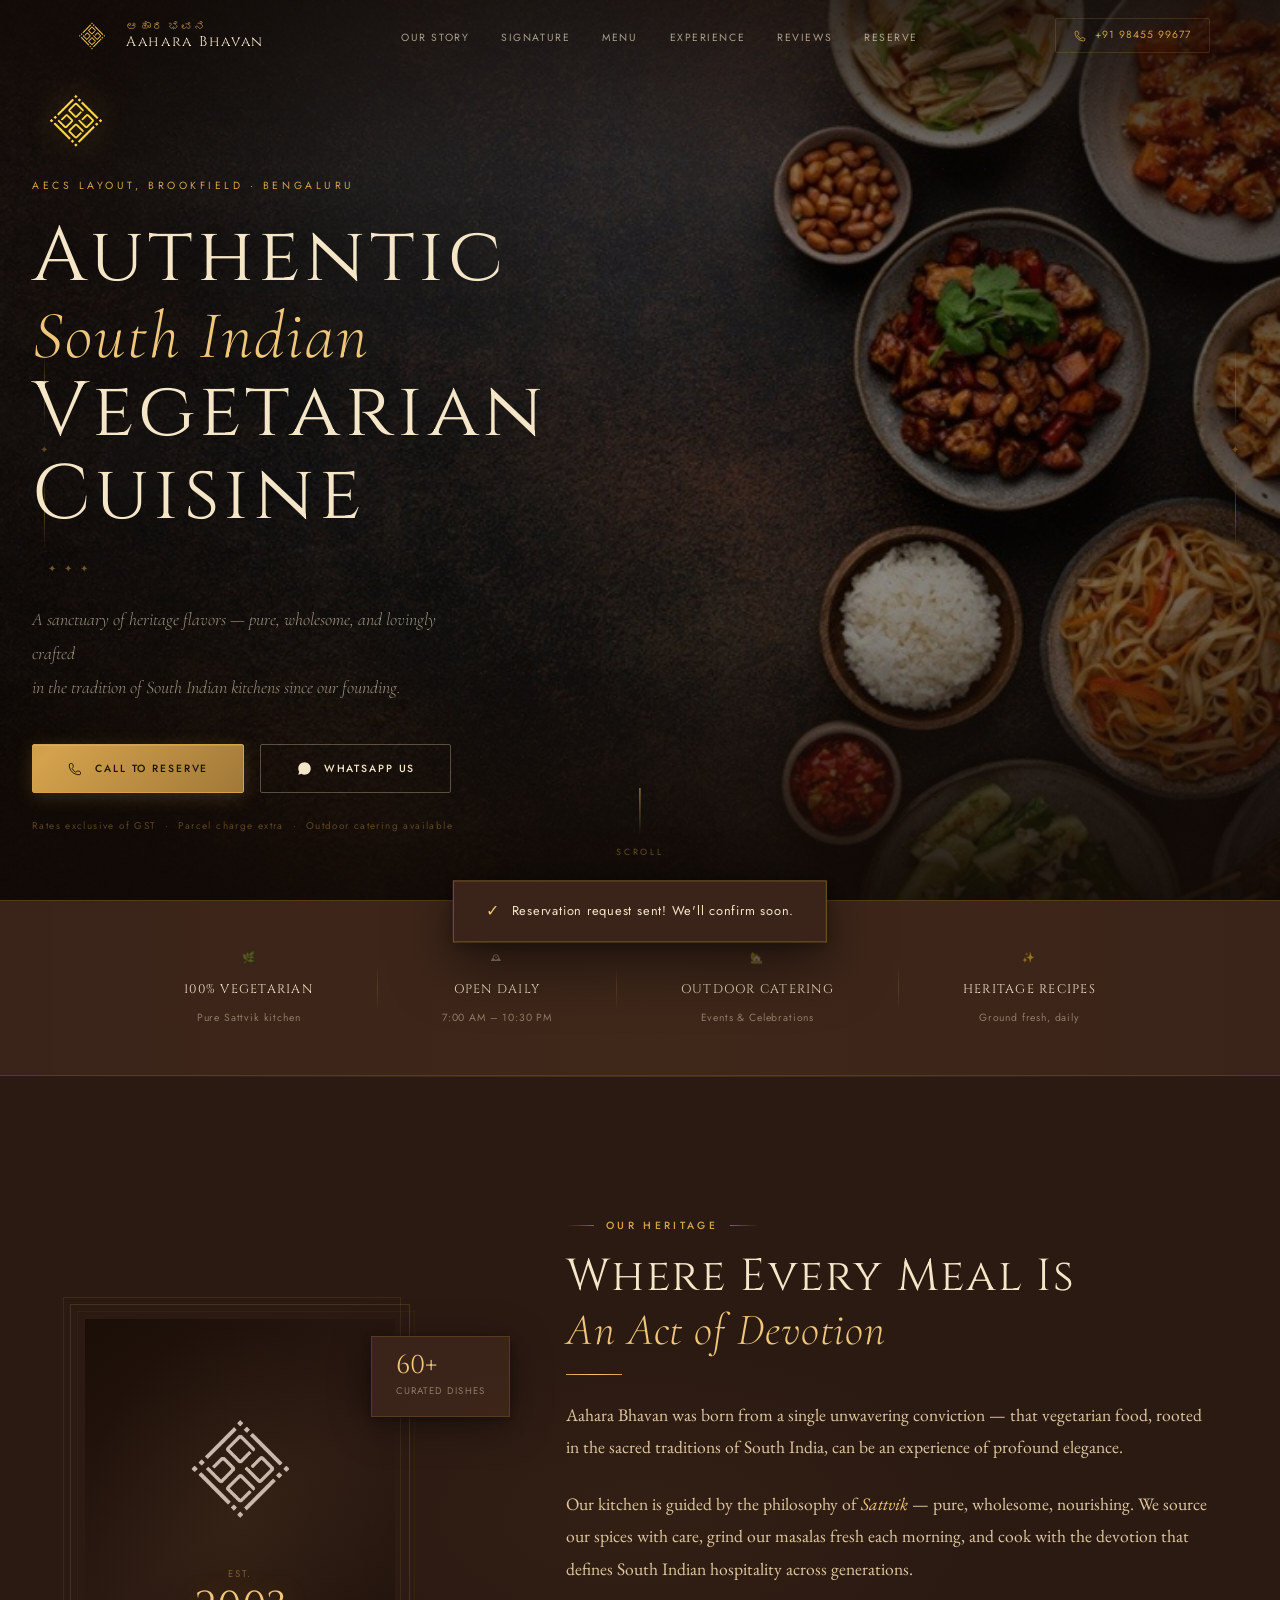
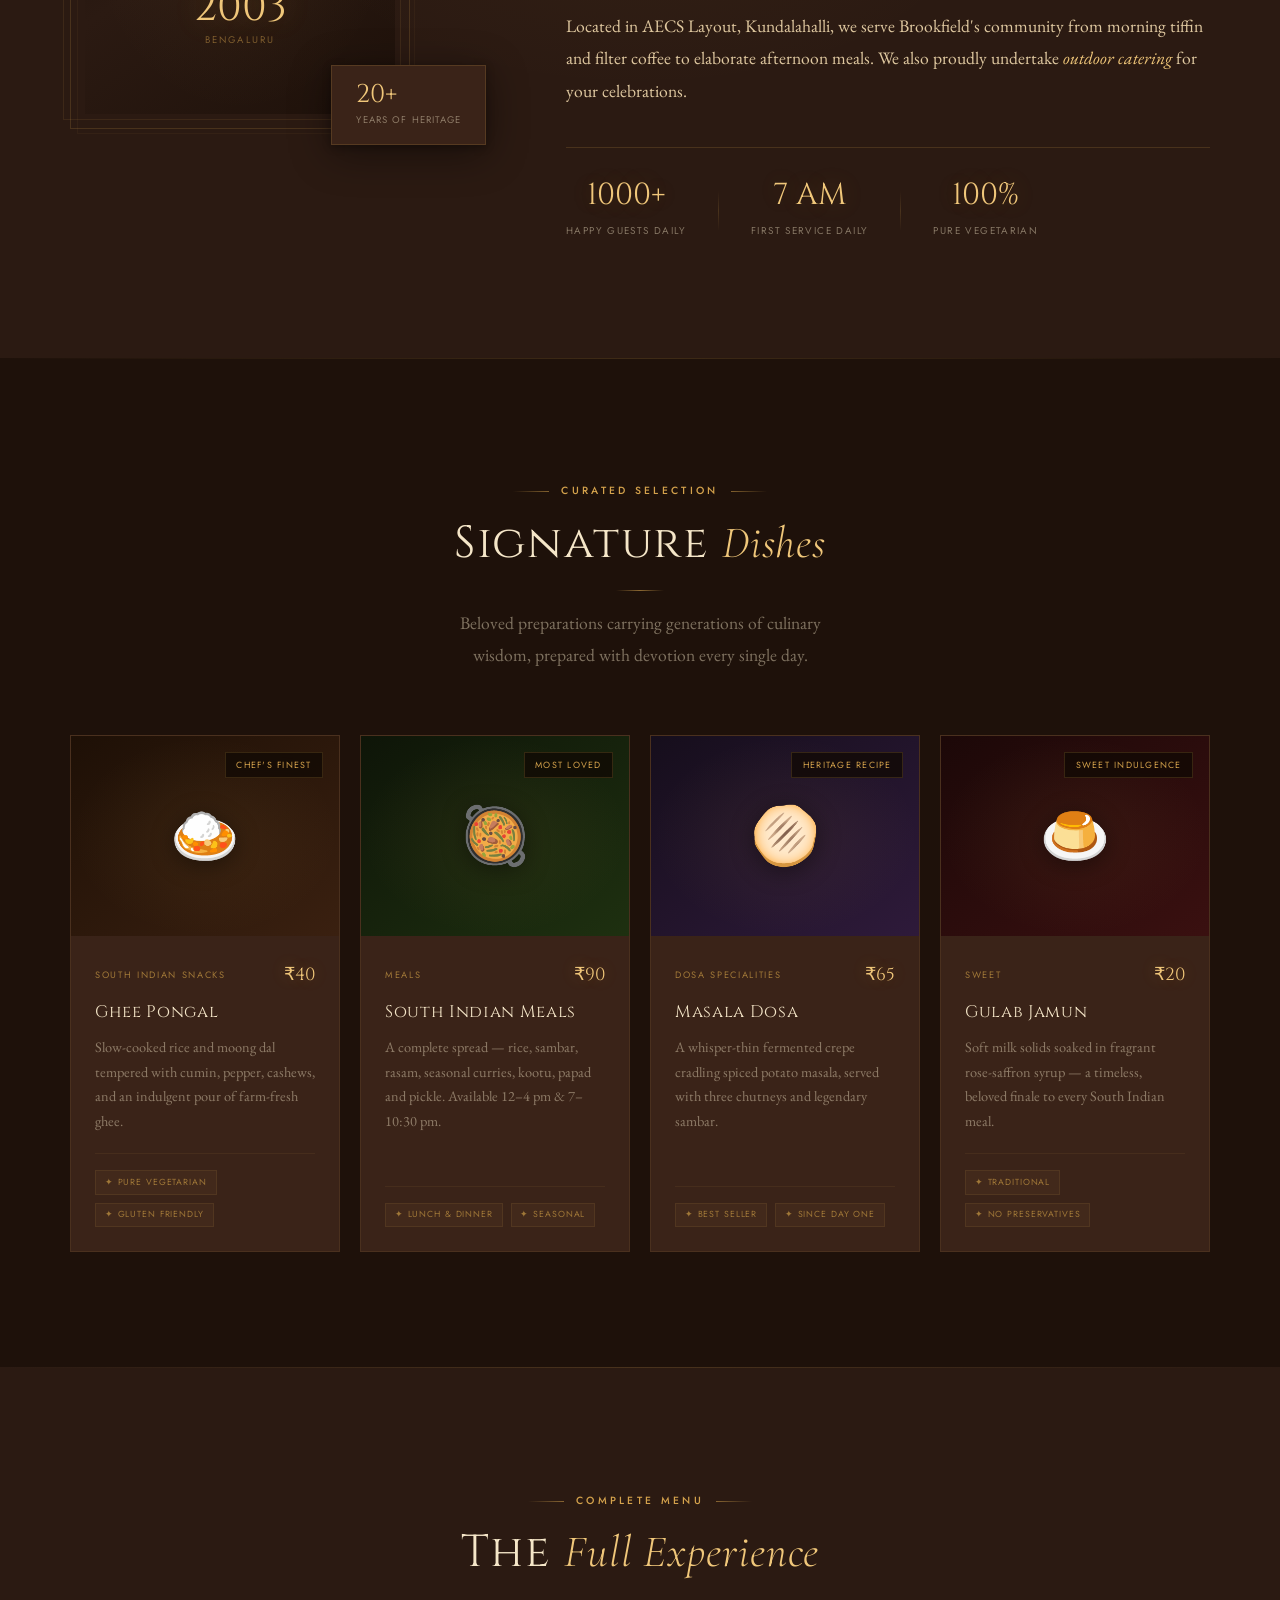
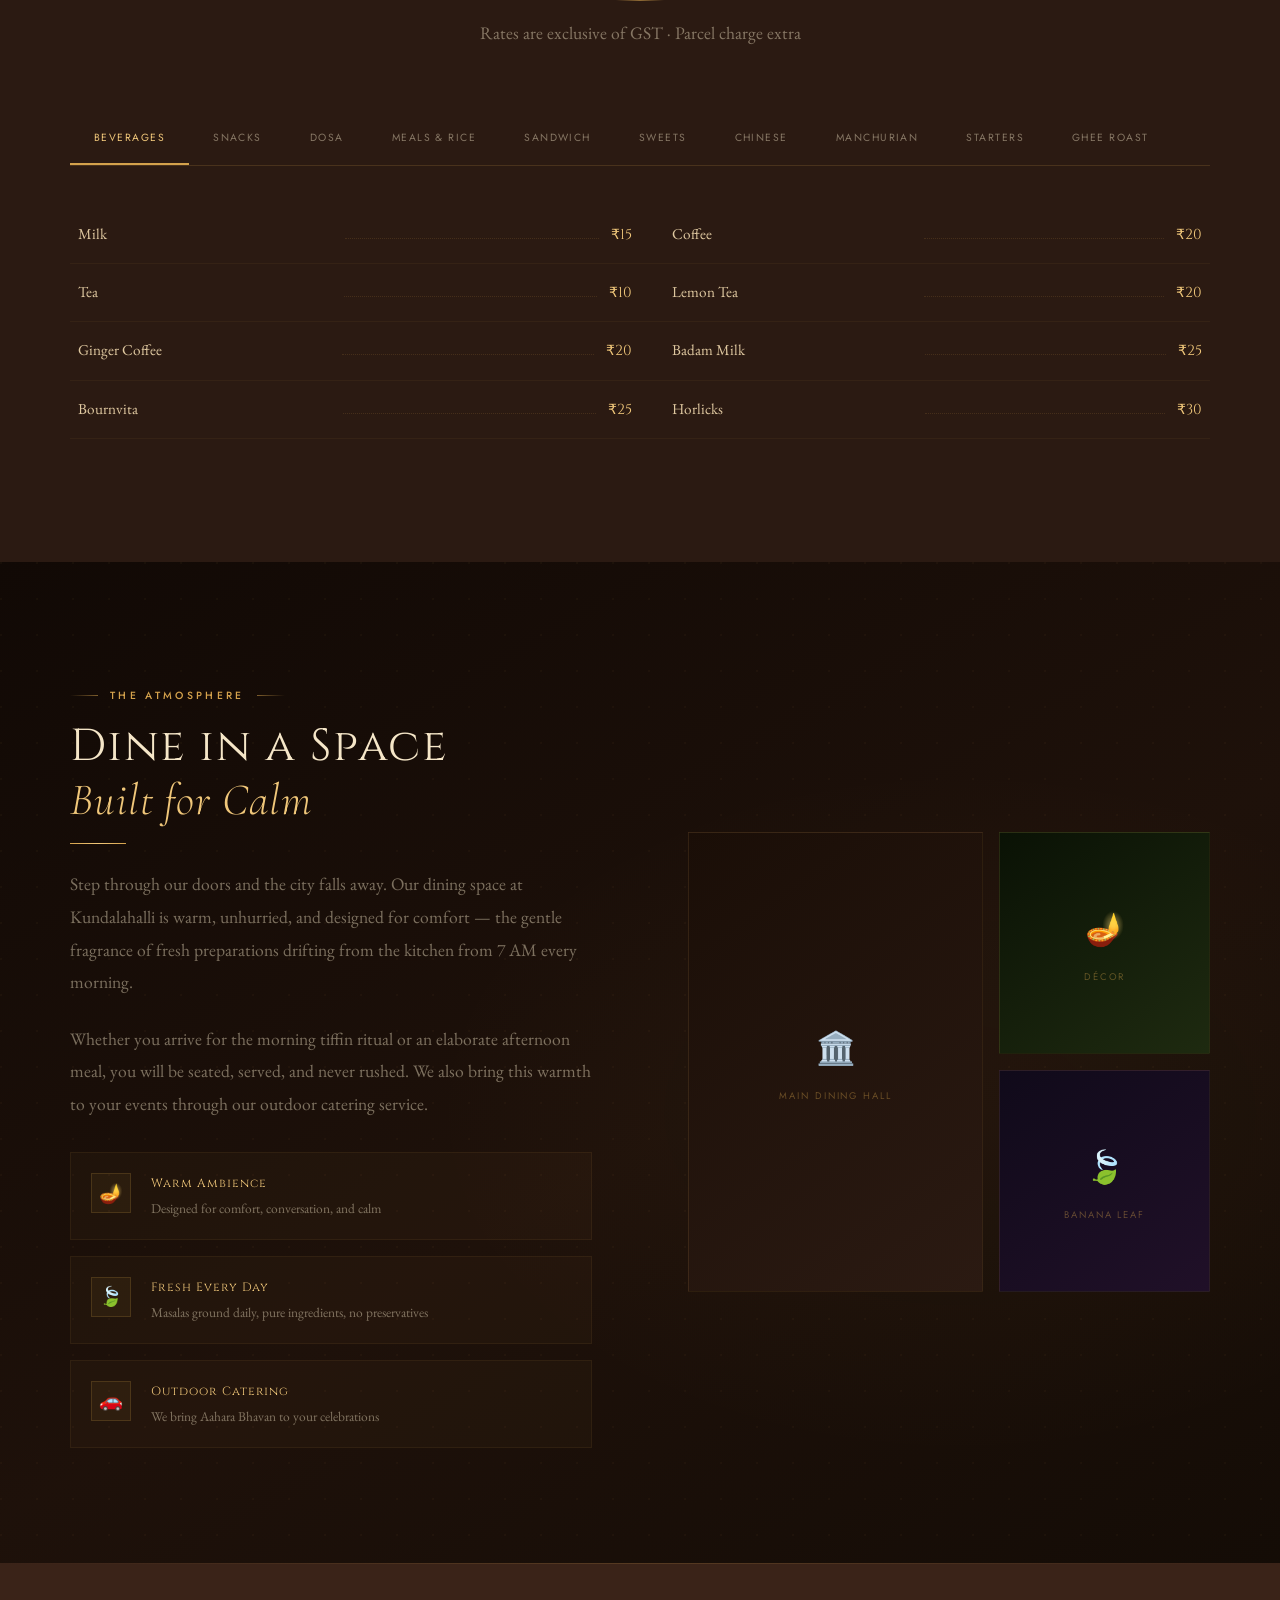
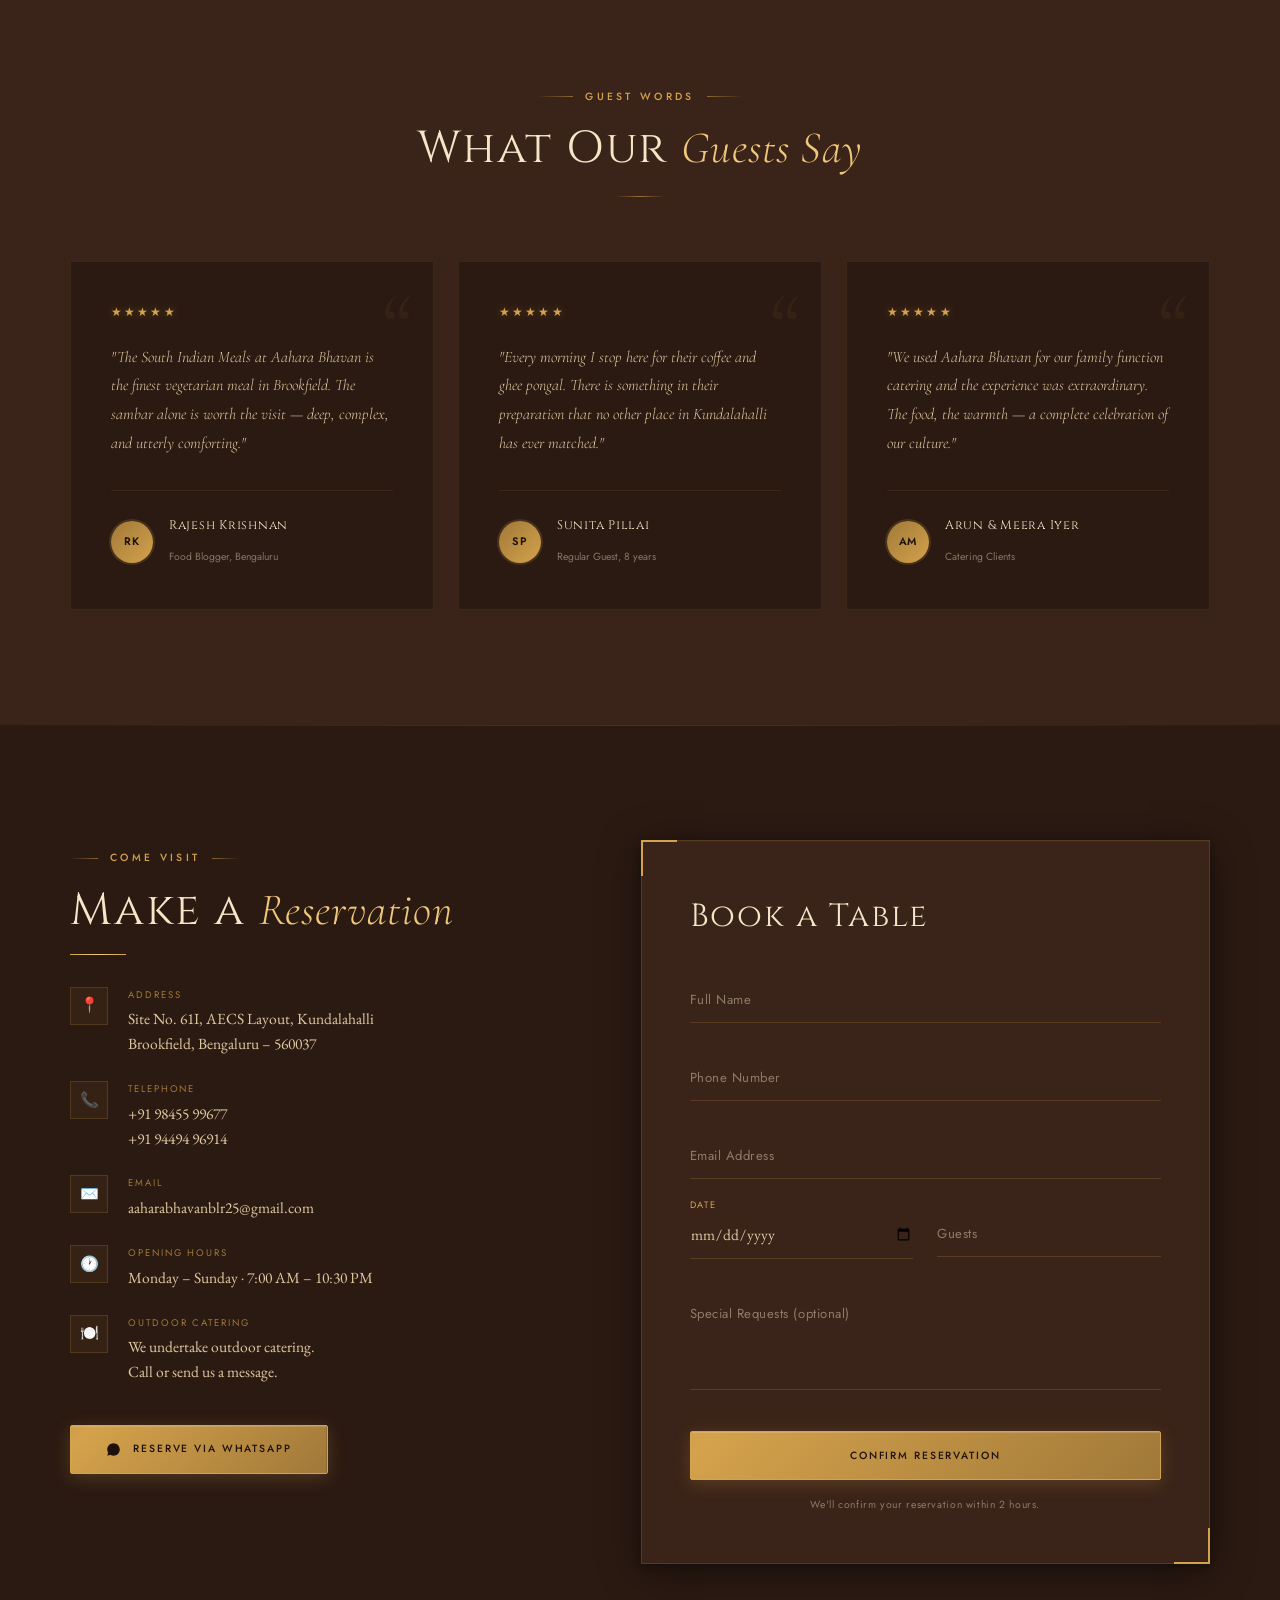
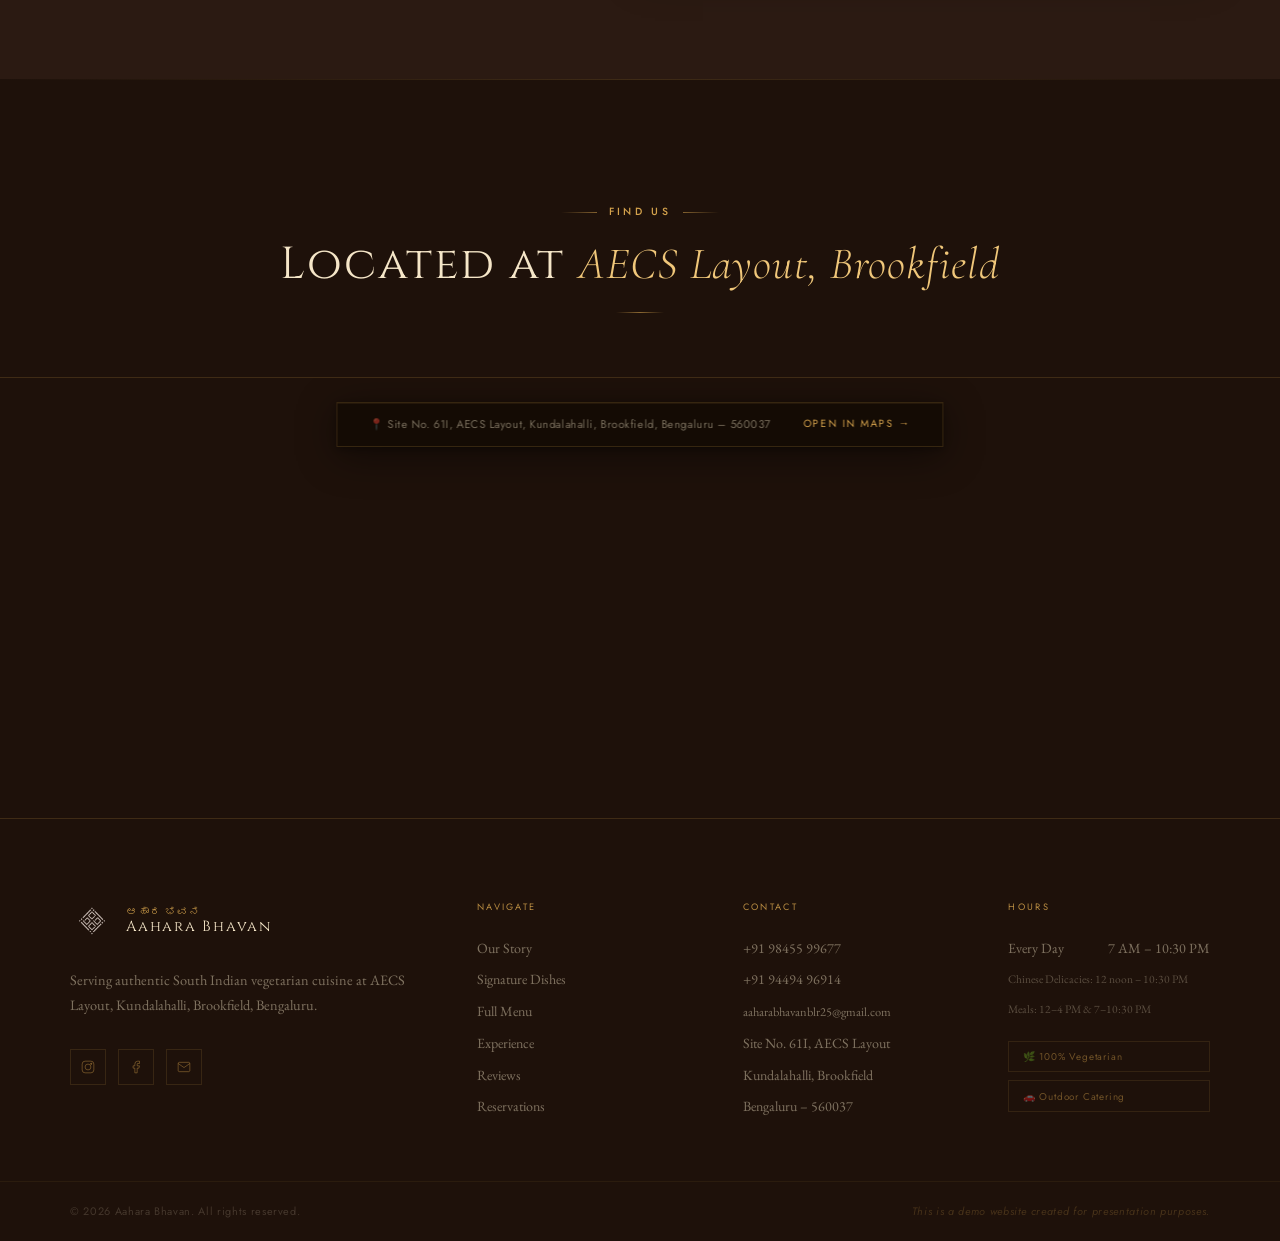
<file: index.html>
<!DOCTYPE html>
<html lang="en">
<head>
  <meta charset="UTF-8" />
  <meta name="viewport" content="width=device-width, initial-scale=1.0" />
  <meta name="description" content="Aahara Bhavan — Authentic South Indian Vegetarian Cuisine. AECS Layout, Kundalahalli, Brookfield, Bengaluru-560037. Pure vegetarian. Outdoor catering available." />
  <meta name="keywords" content="South Indian vegetarian restaurant, Bengaluru, dosa, thali, Aahara Bhavan, AECS Layout, Kundalahalli, Brookfield, outdoor catering" />
  <meta property="og:title" content="Aahara Bhavan | Authentic South Indian Vegetarian Cuisine" />
  <meta property="og:description" content="A sanctuary of authentic South Indian vegetarian cuisine in Brookfield, Bengaluru." />
  <meta property="og:type" content="website" />
  <title>Aahara Bhavan | Authentic South Indian Vegetarian Cuisine</title>

  <link rel="preconnect" href="https://fonts.googleapis.com" />
  <link rel="preconnect" href="https://fonts.gstatic.com" crossorigin />
  <link href="https://fonts.googleapis.com/css2?family=Cinzel:wght@400;500;600&family=Cormorant+Garamond:ital,wght@0,300;0,400;0,500;1,300;1,400;1,500&family=EB+Garamond:ital,wght@0,400;0,500;1,400;1,500&family=Jost:wght@300;400;500&display=swap" rel="stylesheet" />
  <link rel="stylesheet" href="style.css" />
</head>
<body>

<!-- ============================================================
     PRE-LOADER
============================================================ -->
<div class="preloader" id="preloader">
  <!-- Cinematic particle field -->
  <div class="pl-particles" aria-hidden="true">
    <span class="pl-particle"></span><span class="pl-particle"></span>
    <span class="pl-particle"></span><span class="pl-particle"></span>
    <span class="pl-particle"></span><span class="pl-particle"></span>
    <span class="pl-particle"></span><span class="pl-particle"></span>
  </div>
  <!-- Ambient ring -->
  <div class="pl-ring" aria-hidden="true"></div>
  <div class="pl-ring pl-ring--2" aria-hidden="true"></div>

  <div class="preloader-inner">
    <!-- The actual logo SVG with stroke-draw animation -->
    <img src="logo.png" alt="" class="pl-logo-img" aria-hidden="true" />
    <!-- Text reveal -->
    <div class="pl-text-wrap">
      <p class="pl-name">Aahara Bhavan</p>
      <div class="pl-rule" aria-hidden="true"></div>
      <p class="pl-tagline">Authentic South Indian Cuisine</p>
    </div>
    <!-- Progress bar -->
    <div class="pl-progress" aria-hidden="true">
      <div class="pl-progress__bar"></div>
    </div>
  </div>
</div>

<!-- ============================================================
     NAVIGATION
============================================================ -->
<nav class="navbar" id="navbar" role="navigation" aria-label="Main navigation">
  <div class="nav-container">

    <!-- Logo -->
    <a href="#hero" class="nav-logo" aria-label="Aahara Bhavan Home">
      <img src="logo.png" alt="Aahara Bhavan Logo" class="logo-img" />
      <div class="logo-wordmark">
        <span class="logo-script">ಆಹಾರ ಭವನ</span>
        <span class="logo-name">Aahara Bhavan</span>
      </div>
    </a>

    <!-- Links -->
    <ul class="nav-links" role="list">
      <li><a href="#story"        class="nav-link"><span>Our Story</span></a></li>
      <li><a href="#dishes"       class="nav-link"><span>Signature</span></a></li>
      <li><a href="#menu"         class="nav-link"><span>Menu</span></a></li>
      <li><a href="#experience"   class="nav-link"><span>Experience</span></a></li>
      <li><a href="#testimonials" class="nav-link"><span>Reviews</span></a></li>
      <li><a href="#contact"      class="nav-link"><span>Reserve</span></a></li>
    </ul>

    <!-- CTA + Hamburger -->
    <div class="nav-right">
      <a href="tel:+919845599677" class="nav-phone">
        <svg viewBox="0 0 24 24" fill="none" stroke="currentColor" stroke-width="1.5" aria-hidden="true"><path d="M2 6.5A2.5 2.5 0 014.5 4h1.372c.862 0 1.615.586 1.819 1.426l.75 3a2 2 0 01-.465 1.897L6.5 12a13.5 13.5 0 006 6l1.677-1.476a2 2 0 011.897-.465l3 .75A1.875 1.875 0 0120 18.628V20a2 2 0 01-2 2C8.955 22 2 15.045 2 6.5z"/></svg>
        +91 98455 99677
      </a>
      <button class="nav-toggle" id="navToggle" aria-label="Toggle menu" aria-expanded="false">
        <span class="bar"></span>
        <span class="bar"></span>
        <span class="bar"></span>
      </button>
    </div>

  </div>
</nav>

<!-- ============================================================
     HERO
============================================================ -->
<section class="hero" id="hero" aria-label="Hero">
  <!-- Layered background -->
  <div class="hero-bg" aria-hidden="true">
    <div class="hero-bg__grid"></div>
    <div class="hero-bg__radial"></div>
    <div class="hero-bg__vignette"></div>
  </div>

  <!-- Side ornaments -->
  <div class="hero-ornament hero-ornament--left" aria-hidden="true">
    <div class="orn-line"></div>
    <span class="orn-glyph">✦</span>
    <div class="orn-line"></div>
  </div>
  <div class="hero-ornament hero-ornament--right" aria-hidden="true">
    <div class="orn-line"></div>
    <span class="orn-glyph">✦</span>
    <div class="orn-line"></div>
  </div>

  <!-- Main content -->
  <div class="hero-content">
    <!-- Mark -->
    <div class="hero-mark" aria-hidden="true">
      <img src="logo.png" alt="" class="hero-logo-img" />
    </div>

    <p class="hero-location">AECS Layout, Brookfield · Bengaluru</p>

    <h1 class="hero-title">
      <span class="hero-title__line hero-title__line--1">Authentic</span>
      <span class="hero-title__line hero-title__line--2"><em>South Indian</em></span>
      <span class="hero-title__line hero-title__line--3">Vegetarian Cuisine</span>
    </h1>

    <div class="hero-divider" aria-hidden="true">
      <span class="hero-divider__rule"></span>
      <span class="hero-divider__glyph">✦ ✦ ✦</span>
      <span class="hero-divider__rule"></span>
    </div>

    <p class="hero-subtitle">
      A sanctuary of heritage flavors — pure, wholesome, and lovingly crafted<br class="hide-mobile" />
      in the tradition of South Indian kitchens since our founding.
    </p>

    <div class="hero-cta">
      <a href="tel:+919845599677" class="btn btn--gold">
        <svg viewBox="0 0 24 24" fill="none" stroke="currentColor" stroke-width="1.5" aria-hidden="true"><path d="M2 6.5A2.5 2.5 0 014.5 4h1.372c.862 0 1.615.586 1.819 1.426l.75 3a2 2 0 01-.465 1.897L6.5 12a13.5 13.5 0 006 6l1.677-1.476a2 2 0 011.897-.465l3 .75A1.875 1.875 0 0120 18.628V20a2 2 0 01-2 2C8.955 22 2 15.045 2 6.5z"/></svg>
        Call to Reserve
      </a>
      <a href="https://wa.me/919845599677" target="_blank" rel="noopener" class="btn btn--ghost">
        <svg viewBox="0 0 24 24" fill="currentColor" aria-hidden="true"><path d="M17.472 14.382c-.297-.149-1.758-.867-2.03-.967-.273-.099-.471-.148-.67.15-.197.297-.767.966-.94 1.164-.173.199-.347.223-.644.075-.297-.15-1.255-.463-2.39-1.475-.883-.788-1.48-1.761-1.653-2.059-.173-.297-.018-.458.13-.606.134-.133.298-.347.446-.52.149-.174.198-.298.298-.497.099-.198.05-.371-.025-.52-.075-.149-.669-1.612-.916-2.207-.242-.579-.487-.5-.669-.51-.173-.008-.371-.01-.57-.01-.198 0-.52.074-.792.372-.272.297-1.04 1.016-1.04 2.479 0 1.462 1.065 2.875 1.213 3.074.149.198 2.096 3.2 5.077 4.487.709.306 1.262.489 1.694.625.712.227 1.36.195 1.871.118.571-.085 1.758-.719 2.006-1.413.248-.694.248-1.289.173-1.413-.074-.124-.272-.198-.57-.347z"/><path d="M12 2C6.477 2 2 6.477 2 12c0 1.89.525 3.66 1.438 5.168L2 22l4.978-1.406A9.96 9.96 0 0012 22c5.523 0 10-4.477 10-10S17.523 2 12 2z"/></svg>
        WhatsApp Us
      </a>
    </div>

    <p class="hero-footnote">Rates exclusive of GST &nbsp;·&nbsp; Parcel charge extra &nbsp;·&nbsp; Outdoor catering available</p>
  </div>

  <!-- Scroll cue -->
  <div class="hero-scroll" aria-hidden="true">
    <div class="hero-scroll__line"></div>
    <span class="hero-scroll__label">Scroll</span>
  </div>
</section>

<!-- ============================================================
     BRAND PILLARS — Quick value-props strip
============================================================ -->
<section class="pillars" aria-label="Brand values">
  <div class="container">
    <ul class="pillars-list">
      <li class="pillar reveal-up">
        <span class="pillar-icon" aria-hidden="true">🌿</span>
        <strong>100% Vegetarian</strong>
        <span>Pure Sattvik kitchen</span>
      </li>
      <li class="pillar-divider" aria-hidden="true"></li>
      <li class="pillar reveal-up" style="--delay:.1s">
        <span class="pillar-icon" aria-hidden="true">🕰</span>
        <strong>Open Daily</strong>
        <span>7:00 AM – 10:30 PM</span>
      </li>
      <li class="pillar-divider" aria-hidden="true"></li>
      <li class="pillar reveal-up" style="--delay:.2s">
        <span class="pillar-icon" aria-hidden="true">🏡</span>
        <strong>Outdoor Catering</strong>
        <span>Events &amp; Celebrations</span>
      </li>
      <li class="pillar-divider" aria-hidden="true"></li>
      <li class="pillar reveal-up" style="--delay:.3s">
        <span class="pillar-icon" aria-hidden="true">✨</span>
        <strong>Heritage Recipes</strong>
        <span>Ground fresh, daily</span>
      </li>
    </ul>
  </div>
</section>

<!-- ============================================================
     BRAND STORY
============================================================ -->
<section class="story" id="story" aria-labelledby="story-heading">
  <div class="container">
    <div class="story-layout">

      <!-- Left: Visual panel -->
      <div class="story-visual">
        <div class="story-frame reveal-left">
          <div class="story-frame__inner">
            <img src="logo.png" alt="" class="story-brandmark-img" aria-hidden="true" />
            <div class="story-frame__text">
              <span class="story-frame__est">Est.</span>
              <span class="story-frame__year">2003</span>
              <span class="story-frame__city">Bengaluru</span>
            </div>
          </div>
        </div>
        <!-- Floating stat blocks -->
        <div class="story-stat story-stat--1 reveal-left" style="--delay:.2s">
          <strong>20+</strong><span>Years of Heritage</span>
        </div>
        <div class="story-stat story-stat--2 reveal-left" style="--delay:.3s">
          <strong>60+</strong><span>Curated Dishes</span>
        </div>
      </div>

      <!-- Right: Copy -->
      <div class="story-copy">
        <p class="section-eyebrow reveal-right">Our Heritage</p>
        <h2 class="section-heading reveal-right" id="story-heading">
          Where Every Meal Is<br /><em>An Act of Devotion</em>
        </h2>
        <div class="section-rule reveal-right" aria-hidden="true"></div>
        <p class="story-body reveal-right">
          Aahara Bhavan was born from a single unwavering conviction — that 
          vegetarian food, rooted in the sacred traditions of South India, 
          can be an experience of profound elegance.
        </p>
        <p class="story-body reveal-right" style="--delay:.1s">
          Our kitchen is guided by the philosophy of <em>Sattvik</em> — pure, 
          wholesome, nourishing. We source our spices with care, grind our masalas 
          fresh each morning, and cook with the devotion that defines South Indian 
          hospitality across generations.
        </p>
        <p class="story-body reveal-right" style="--delay:.15s">
          Located in AECS Layout, Kundalahalli, we serve Brookfield's community 
          from morning tiffin and filter coffee to elaborate afternoon meals. 
          We also proudly undertake <em>outdoor catering</em> for your celebrations.
        </p>
        <div class="story-stats reveal-right" style="--delay:.2s">
          <div class="story-stats__item">
            <strong>1000+</strong>
            <span>Happy Guests Daily</span>
          </div>
          <div class="story-stats__divider" aria-hidden="true"></div>
          <div class="story-stats__item">
            <strong>7 AM</strong>
            <span>First Service Daily</span>
          </div>
          <div class="story-stats__divider" aria-hidden="true"></div>
          <div class="story-stats__item">
            <strong>100%</strong>
            <span>Pure Vegetarian</span>
          </div>
        </div>
      </div>

    </div>
  </div>
</section>

<!-- ============================================================
     SIGNATURE DISHES
============================================================ -->
<section class="dishes" id="dishes" aria-labelledby="dishes-heading">
  <div class="container">
    <header class="section-header">
      <p class="section-eyebrow reveal-up">Curated Selection</p>
      <h2 class="section-heading reveal-up" id="dishes-heading">Signature <em>Dishes</em></h2>
      <p class="section-subheading reveal-up">
        Beloved preparations carrying generations of culinary wisdom, 
        prepared with devotion every single day.
      </p>
    </header>

    <div class="dishes-grid">

      <article class="dish-card reveal-up" style="--delay:0s">
        <div class="dish-card__image dish-card__image--1">
          <span class="dish-card__badge">Chef's Finest</span>
          <span class="dish-card__emoji" aria-hidden="true">🍛</span>
        </div>
        <div class="dish-card__body">
          <div class="dish-card__meta">
            <span class="dish-card__category">South Indian Snacks</span>
            <span class="dish-card__price">₹40</span>
          </div>
          <h3 class="dish-card__name">Ghee Pongal</h3>
          <p class="dish-card__desc">Slow-cooked rice and moong dal tempered with cumin, pepper, cashews, and an indulgent pour of farm-fresh ghee.</p>
          <ul class="dish-card__tags" aria-label="Dish attributes">
            <li>✦ Pure Vegetarian</li>
            <li>✦ Gluten Friendly</li>
          </ul>
        </div>
      </article>

      <article class="dish-card reveal-up" style="--delay:.12s">
        <div class="dish-card__image dish-card__image--2">
          <span class="dish-card__badge">Most Loved</span>
          <span class="dish-card__emoji" aria-hidden="true">🥘</span>
        </div>
        <div class="dish-card__body">
          <div class="dish-card__meta">
            <span class="dish-card__category">Meals</span>
            <span class="dish-card__price">₹90</span>
          </div>
          <h3 class="dish-card__name">South Indian Meals</h3>
          <p class="dish-card__desc">A complete spread — rice, sambar, rasam, seasonal curries, kootu, papad and pickle. Available 12–4 pm &amp; 7–10:30 pm.</p>
          <ul class="dish-card__tags" aria-label="Dish attributes">
            <li>✦ Lunch &amp; Dinner</li>
            <li>✦ Seasonal</li>
          </ul>
        </div>
      </article>

      <article class="dish-card reveal-up" style="--delay:.24s">
        <div class="dish-card__image dish-card__image--3">
          <span class="dish-card__badge">Heritage Recipe</span>
          <span class="dish-card__emoji" aria-hidden="true">🫓</span>
        </div>
        <div class="dish-card__body">
          <div class="dish-card__meta">
            <span class="dish-card__category">Dosa Specialities</span>
            <span class="dish-card__price">₹65</span>
          </div>
          <h3 class="dish-card__name">Masala Dosa</h3>
          <p class="dish-card__desc">A whisper-thin fermented crepe cradling spiced potato masala, served with three chutneys and legendary sambar.</p>
          <ul class="dish-card__tags" aria-label="Dish attributes">
            <li>✦ Best Seller</li>
            <li>✦ Since Day One</li>
          </ul>
        </div>
      </article>

      <article class="dish-card reveal-up" style="--delay:.36s">
        <div class="dish-card__image dish-card__image--4">
          <span class="dish-card__badge">Sweet Indulgence</span>
          <span class="dish-card__emoji" aria-hidden="true">🍮</span>
        </div>
        <div class="dish-card__body">
          <div class="dish-card__meta">
            <span class="dish-card__category">Sweet</span>
            <span class="dish-card__price">₹20</span>
          </div>
          <h3 class="dish-card__name">Gulab Jamun</h3>
          <p class="dish-card__desc">Soft milk solids soaked in fragrant rose-saffron syrup — a timeless, beloved finale to every South Indian meal.</p>
          <ul class="dish-card__tags" aria-label="Dish attributes">
            <li>✦ Traditional</li>
            <li>✦ No Preservatives</li>
          </ul>
        </div>
      </article>

    </div>
  </div>
</section>

<!-- ============================================================
     FULL MENU
============================================================ -->
<section class="menu" id="menu" aria-labelledby="menu-heading">
  <div class="container">
    <header class="section-header">
      <p class="section-eyebrow reveal-up">Complete Menu</p>
      <h2 class="section-heading reveal-up" id="menu-heading">The <em>Full Experience</em></h2>
      <p class="section-subheading reveal-up">Rates are exclusive of GST · Parcel charge extra</p>
    </header>

    <!-- Tab Navigation -->
    <div class="menu-nav reveal-up" role="tablist" aria-label="Menu categories">
      <button class="menu-tab is-active" role="tab" data-tab="beverages"  aria-selected="true"  aria-controls="tab-beverages">Beverages</button>
      <button class="menu-tab" role="tab" data-tab="snacks"     aria-selected="false" aria-controls="tab-snacks">Snacks</button>
      <button class="menu-tab" role="tab" data-tab="dosa"       aria-selected="false" aria-controls="tab-dosa">Dosa</button>
      <button class="menu-tab" role="tab" data-tab="meals"      aria-selected="false" aria-controls="tab-meals">Meals &amp; Rice</button>
      <button class="menu-tab" role="tab" data-tab="sandwich"   aria-selected="false" aria-controls="tab-sandwich">Sandwich</button>
      <button class="menu-tab" role="tab" data-tab="sweet"      aria-selected="false" aria-controls="tab-sweet">Sweets</button>
      <button class="menu-tab" role="tab" data-tab="chinese"    aria-selected="false" aria-controls="tab-chinese">Chinese</button>
      <button class="menu-tab" role="tab" data-tab="manchurian" aria-selected="false" aria-controls="tab-manchurian">Manchurian</button>
      <button class="menu-tab" role="tab" data-tab="starters"   aria-selected="false" aria-controls="tab-starters">Starters</button>
      <button class="menu-tab" role="tab" data-tab="ghee"       aria-selected="false" aria-controls="tab-ghee">Ghee Roast</button>
    </div>

    <!-- Panels -->
    <div class="menu-panels">

      <div class="menu-panel is-active" id="tab-beverages" role="tabpanel">
        <div class="menu-grid">
          <div class="menu-item"><span class="mi-name">Milk</span>           <span class="mi-dots"></span><span class="mi-price">₹15</span></div>
          <div class="menu-item"><span class="mi-name">Coffee</span>         <span class="mi-dots"></span><span class="mi-price">₹20</span></div>
          <div class="menu-item"><span class="mi-name">Tea</span>            <span class="mi-dots"></span><span class="mi-price">₹10</span></div>
          <div class="menu-item"><span class="mi-name">Lemon Tea</span>      <span class="mi-dots"></span><span class="mi-price">₹20</span></div>
          <div class="menu-item"><span class="mi-name">Ginger Coffee</span>  <span class="mi-dots"></span><span class="mi-price">₹20</span></div>
          <div class="menu-item"><span class="mi-name">Badam Milk</span>     <span class="mi-dots"></span><span class="mi-price">₹25</span></div>
          <div class="menu-item"><span class="mi-name">Bournvita</span>      <span class="mi-dots"></span><span class="mi-price">₹25</span></div>
          <div class="menu-item"><span class="mi-name">Horlicks</span>       <span class="mi-dots"></span><span class="mi-price">₹30</span></div>
        </div>
      </div>

      <div class="menu-panel" id="tab-snacks" role="tabpanel" hidden>
        <div class="menu-grid">
          <div class="menu-item"><span class="mi-name">Idly (2)</span>              <span class="mi-dots"></span><span class="mi-price">₹30</span></div>
          <div class="menu-item"><span class="mi-name">Vada (2)</span>              <span class="mi-dots"></span><span class="mi-price">₹40</span></div>
          <div class="menu-item"><span class="mi-name">Idly (3) + Vada (1)</span>  <span class="mi-dots"></span><span class="mi-price">₹60</span></div>
          <div class="menu-item"><span class="mi-name">Idly (2) + Vada (2)</span>  <span class="mi-dots"></span><span class="mi-price">₹60</span></div>
          <div class="menu-item"><span class="mi-name">Bisibele Bath</span>         <span class="mi-dots"></span><span class="mi-price">₹60</span></div>
          <div class="menu-item"><span class="mi-name">Rice Bath</span>             <span class="mi-dots"></span><span class="mi-price">₹40</span></div>
          <div class="menu-item"><span class="mi-name">Pongal <span class="mi-tag">Chef's Finest</span></span><span class="mi-dots"></span><span class="mi-price">₹40</span></div>
          <div class="menu-item"><span class="mi-name">Curd Rice</span>             <span class="mi-dots"></span><span class="mi-price">₹40</span></div>
          <div class="menu-item"><span class="mi-name">Poori</span>                 <span class="mi-dots"></span><span class="mi-price">₹40</span></div>
          <div class="menu-item"><span class="mi-name">Khara Bath</span>            <span class="mi-dots"></span><span class="mi-price">₹40</span></div>
          <div class="menu-item"><span class="mi-name">Kesari Bath</span>           <span class="mi-dots"></span><span class="mi-price">₹40</span></div>
          <div class="menu-item"><span class="mi-name">Chow Chow Bath</span>        <span class="mi-dots"></span><span class="mi-price">₹50</span></div>
          <div class="menu-item"><span class="mi-name">Pakoda / Bajji</span>        <span class="mi-dots"></span><span class="mi-price">₹45</span></div>
          <div class="menu-item"><span class="mi-name">Curd Vada</span>             <span class="mi-dots"></span><span class="mi-price">₹45</span></div>
          <div class="menu-item"><span class="mi-name">Rava Idly</span>             <span class="mi-dots"></span><span class="mi-price">₹50</span></div>
          <div class="menu-item"><span class="mi-name">Mangalore Buns (2)</span>    <span class="mi-dots"></span><span class="mi-price">₹50</span></div>
          <div class="menu-item"><span class="mi-name">Masala Vada</span>           <span class="mi-dots"></span><span class="mi-price">₹45</span></div>
          <div class="menu-item"><span class="mi-name">Bonda Soup</span>            <span class="mi-dots"></span><span class="mi-price">₹50</span></div>
        </div>
      </div>

      <div class="menu-panel" id="tab-dosa" role="tabpanel" hidden>
        <div class="menu-grid">
          <div class="menu-item"><span class="mi-name">Plain Dosa</span>           <span class="mi-dots"></span><span class="mi-price">₹55</span></div>
          <div class="menu-item"><span class="mi-name">Neer Dosa</span>            <span class="mi-dots"></span><span class="mi-price">₹65</span></div>
          <div class="menu-item"><span class="mi-name">Masala Dosa <span class="mi-tag">Best Seller</span></span><span class="mi-dots"></span><span class="mi-price">₹65</span></div>
          <div class="menu-item"><span class="mi-name">Onion Dosa</span>           <span class="mi-dots"></span><span class="mi-price">₹65</span></div>
          <div class="menu-item"><span class="mi-name">Set Dosa</span>             <span class="mi-dots"></span><span class="mi-price">₹70</span></div>
          <div class="menu-item"><span class="mi-name">Open Dosa</span>            <span class="mi-dots"></span><span class="mi-price">₹80</span></div>
          <div class="menu-item"><span class="mi-name">Tomato Dosa</span>          <span class="mi-dots"></span><span class="mi-price">₹80</span></div>
          <div class="menu-item"><span class="mi-name">Tomato Onion Dosa</span>    <span class="mi-dots"></span><span class="mi-price">₹85</span></div>
          <div class="menu-item"><span class="mi-name">Paper Masala Dosa</span>    <span class="mi-dots"></span><span class="mi-price">₹100</span></div>
          <div class="menu-item"><span class="mi-name">Paper Plain Dosa</span>     <span class="mi-dots"></span><span class="mi-price">₹90</span></div>
          <div class="menu-item"><span class="mi-name">Paneer Plain Dosa</span>    <span class="mi-dots"></span><span class="mi-price">₹95</span></div>
          <div class="menu-item"><span class="mi-name">Paneer Masala Dosa</span>   <span class="mi-dots"></span><span class="mi-price">₹100</span></div>
          <div class="menu-item"><span class="mi-name">Butter Plain Dosa</span>    <span class="mi-dots"></span><span class="mi-price">₹75</span></div>
          <div class="menu-item"><span class="mi-name">Butter Masala Dosa</span>   <span class="mi-dots"></span><span class="mi-price">₹100</span></div>
          <div class="menu-item"><span class="mi-name">Cheese Plain Dosa</span>    <span class="mi-dots"></span><span class="mi-price">₹90</span></div>
          <div class="menu-item"><span class="mi-name">Cheese Masala Dosa</span>   <span class="mi-dots"></span><span class="mi-price">₹100</span></div>
          <div class="menu-item"><span class="mi-name">Ghee Roast Dosa</span>      <span class="mi-dots"></span><span class="mi-price">₹90</span></div>
          <div class="menu-item"><span class="mi-name">Ghee Masala Dosa</span>     <span class="mi-dots"></span><span class="mi-price">₹100</span></div>
          <div class="menu-item"><span class="mi-name">Rava Dosa</span>            <span class="mi-dots"></span><span class="mi-price">₹80</span></div>
          <div class="menu-item"><span class="mi-name">Rava Masala Dosa</span>     <span class="mi-dots"></span><span class="mi-price">₹90</span></div>
          <div class="menu-item"><span class="mi-name">Rava Onion Dosa</span>      <span class="mi-dots"></span><span class="mi-price">₹90</span></div>
          <div class="menu-item"><span class="mi-name">Rava Onion Masala</span>    <span class="mi-dots"></span><span class="mi-price">₹100</span></div>
          <div class="menu-item"><span class="mi-name">Ragi Dosa</span>            <span class="mi-dots"></span><span class="mi-price">₹80</span></div>
          <div class="menu-item"><span class="mi-name">Special Dosa</span>         <span class="mi-dots"></span><span class="mi-price">₹100</span></div>
          <div class="menu-item"><span class="mi-name">Akki Rotti (1)</span>       <span class="mi-dots"></span><span class="mi-price">₹70</span></div>
        </div>
      </div>

      <div class="menu-panel" id="tab-meals" role="tabpanel" hidden>
        <p class="menu-timing">🕐 Meals served: 12 noon – 4 pm &amp; 7 pm – 10:30 pm</p>
        <div class="menu-grid">
          <div class="menu-item"><span class="mi-name">South Indian Meals <span class="mi-tag">Heritage</span></span><span class="mi-dots"></span><span class="mi-price">₹90</span></div>
          <div class="menu-item"><span class="mi-name">North Indian Meals</span> <span class="mi-dots"></span><span class="mi-price">₹140</span></div>
          <div class="menu-item"><span class="mi-name">Roti Curry</span>         <span class="mi-dots"></span><span class="mi-price">₹90</span></div>
          <div class="menu-item"><span class="mi-name">Chanka Batura</span>      <span class="mi-dots"></span><span class="mi-price">₹90</span></div>
          <div class="menu-item"><span class="mi-name">Dal Khichdi</span>        <span class="mi-dots"></span><span class="mi-price">₹140</span></div>
          <div class="menu-item"><span class="mi-name">Palak Khichdi</span>      <span class="mi-dots"></span><span class="mi-price">₹160</span></div>
        </div>
      </div>

      <div class="menu-panel" id="tab-sandwich" role="tabpanel" hidden>
        <div class="menu-grid">
          <div class="menu-item"><span class="mi-name">Veg Sandwich</span>                    <span class="mi-dots"></span><span class="mi-price">₹60</span></div>
          <div class="menu-item"><span class="mi-name">Veg Toast Sandwich</span>              <span class="mi-dots"></span><span class="mi-price">₹70</span></div>
          <div class="menu-item"><span class="mi-name">Bread Jam</span>                       <span class="mi-dots"></span><span class="mi-price">₹60</span></div>
          <div class="menu-item"><span class="mi-name">Bread Butter Jam</span>                <span class="mi-dots"></span><span class="mi-price">₹70</span></div>
          <div class="menu-item"><span class="mi-name">Bread Butter</span>                    <span class="mi-dots"></span><span class="mi-price">₹60</span></div>
          <div class="menu-item"><span class="mi-name">Toast Butter</span>                    <span class="mi-dots"></span><span class="mi-price">₹70</span></div>
          <div class="menu-item"><span class="mi-name">Cheese Sandwich</span>                 <span class="mi-dots"></span><span class="mi-price">₹80</span></div>
          <div class="menu-item"><span class="mi-name">Sandwich Toast (Veg Cheese)</span>    <span class="mi-dots"></span><span class="mi-price">₹90</span></div>
          <div class="menu-item"><span class="mi-name">Sandwich Toast (Mushroom)</span>       <span class="mi-dots"></span><span class="mi-price">₹95</span></div>
          <div class="menu-item"><span class="mi-name">Sandwich (Veg)</span>                  <span class="mi-dots"></span><span class="mi-price">₹80</span></div>
          <div class="menu-item"><span class="mi-name">Sandwich (Paneer)</span>               <span class="mi-dots"></span><span class="mi-price">₹90</span></div>
          <div class="menu-item"><span class="mi-name">Sandwich Toast (Paneer)</span>         <span class="mi-dots"></span><span class="mi-price">₹90</span></div>
        </div>
      </div>

      <div class="menu-panel" id="tab-sweet" role="tabpanel" hidden>
        <div class="menu-grid">
          <div class="menu-item"><span class="mi-name">Gulab Jamun <span class="mi-tag">Favourite</span></span><span class="mi-dots"></span><span class="mi-price">₹20</span></div>
          <div class="menu-item"><span class="mi-name">Carrot Halwa</span><span class="mi-dots"></span><span class="mi-price">₹55</span></div>
        </div>
      </div>

      <div class="menu-panel" id="tab-chinese" role="tabpanel" hidden>
        <p class="menu-timing">🕐 Chinese Delicacies available: 12 noon – 10:30 pm</p>
        <div class="menu-grid">
          <div class="menu-item"><span class="mi-name">Veg Noodles</span>         <span class="mi-dots"></span><span class="mi-price">₹115</span></div>
          <div class="menu-item"><span class="mi-name">Veg Schezwan</span>        <span class="mi-dots"></span><span class="mi-price">₹140</span></div>
          <div class="menu-item"><span class="mi-name">Singapore Noodles</span>   <span class="mi-dots"></span><span class="mi-price">₹150</span></div>
          <div class="menu-item"><span class="mi-name">Mushroom Noodles</span>    <span class="mi-dots"></span><span class="mi-price">₹150</span></div>
          <div class="menu-item"><span class="mi-name">Paneer Noodles</span>      <span class="mi-dots"></span><span class="mi-price">₹160</span></div>
          <div class="menu-item"><span class="mi-name">Schezwan Paneer</span>     <span class="mi-dots"></span><span class="mi-price">₹170</span></div>
          <div class="menu-item"><span class="mi-name">Garlic Noodles</span>      <span class="mi-dots"></span><span class="mi-price">₹140</span></div>
          <div class="menu-item"><span class="mi-name">Baby Corn Noodles</span>   <span class="mi-dots"></span><span class="mi-price">₹170</span></div>
          <div class="menu-item"><span class="mi-name">Hong Kong Noodles</span>   <span class="mi-dots"></span><span class="mi-price">₹170</span></div>
          <div class="menu-item"><span class="mi-name">American Chopsuey</span>   <span class="mi-dots"></span><span class="mi-price">₹180</span></div>
        </div>
      </div>

      <div class="menu-panel" id="tab-manchurian" role="tabpanel" hidden>
        <div class="menu-subcat">Soups</div>
        <div class="menu-grid">
          <div class="menu-item"><span class="mi-name">Cream of Tomato</span>   <span class="mi-dots"></span><span class="mi-price">₹70</span></div>
          <div class="menu-item"><span class="mi-name">Sweet Corn Veg</span>    <span class="mi-dots"></span><span class="mi-price">₹80</span></div>
          <div class="menu-item"><span class="mi-name">Sweet Corn Soup</span>   <span class="mi-dots"></span><span class="mi-price">₹80</span></div>
          <div class="menu-item"><span class="mi-name">Hot &amp; Sour Soup</span><span class="mi-dots"></span><span class="mi-price">₹80</span></div>
          <div class="menu-item"><span class="mi-name">Mushroom Soup</span>     <span class="mi-dots"></span><span class="mi-price">₹80</span></div>
          <div class="menu-item"><span class="mi-name">Veg Manchow Soup</span>  <span class="mi-dots"></span><span class="mi-price">₹80</span></div>
        </div>
        <div class="menu-subcat">Manchurian Dry</div>
        <div class="menu-grid">
          <div class="menu-item"><span class="mi-name">Gobi Manchurian</span>       <span class="mi-dots"></span><span class="mi-price">₹130</span></div>
          <div class="menu-item"><span class="mi-name">Mushroom Manchurian</span>   <span class="mi-dots"></span><span class="mi-price">₹145</span></div>
          <div class="menu-item"><span class="mi-name">Baby Corn Manchurian</span>  <span class="mi-dots"></span><span class="mi-price">₹145</span></div>
          <div class="menu-item"><span class="mi-name">Paneer Manchurian</span>     <span class="mi-dots"></span><span class="mi-price">₹165</span></div>
          <div class="menu-item"><span class="mi-name">Veg Ball Manchurian</span>   <span class="mi-dots"></span><span class="mi-price">₹145</span></div>
        </div>
        <div class="menu-subcat">Manchurian Gravy</div>
        <div class="menu-grid">
          <div class="menu-item"><span class="mi-name">Gobi Gravy</span>      <span class="mi-dots"></span><span class="mi-price">₹180</span></div>
          <div class="menu-item"><span class="mi-name">Mushroom Gravy</span>  <span class="mi-dots"></span><span class="mi-price">₹150</span></div>
          <div class="menu-item"><span class="mi-name">Baby Corn Gravy</span> <span class="mi-dots"></span><span class="mi-price">₹170</span></div>
          <div class="menu-item"><span class="mi-name">Paneer Gravy</span>    <span class="mi-dots"></span><span class="mi-price">₹175</span></div>
          <div class="menu-item"><span class="mi-name">Veg Ball Gravy</span>  <span class="mi-dots"></span><span class="mi-price">₹180</span></div>
        </div>
      </div>

      <div class="menu-panel" id="tab-starters" role="tabpanel" hidden>
        <div class="menu-subcat">Special Starters</div>
        <div class="menu-grid">
          <div class="menu-item"><span class="mi-name">Gobi 65</span>                  <span class="mi-dots"></span><span class="mi-price">₹100</span></div>
          <div class="menu-item"><span class="mi-name">Paneer 65</span>                <span class="mi-dots"></span><span class="mi-price">₹140</span></div>
          <div class="menu-item"><span class="mi-name">Mushroom Kebab</span>           <span class="mi-dots"></span><span class="mi-price">₹190</span></div>
          <div class="menu-item"><span class="mi-name">Gobi Kebab</span>               <span class="mi-dots"></span><span class="mi-price">₹180</span></div>
          <div class="menu-item"><span class="mi-name">Paneer Tikka Dry</span>         <span class="mi-dots"></span><span class="mi-price">₹200</span></div>
          <div class="menu-item"><span class="mi-name">Baby Corn Golden Fry</span>     <span class="mi-dots"></span><span class="mi-price">₹165</span></div>
          <div class="menu-item"><span class="mi-name">Green Chilly Gobi</span>        <span class="mi-dots"></span><span class="mi-price">₹120</span></div>
          <div class="menu-item"><span class="mi-name">Finger Chips</span>             <span class="mi-dots"></span><span class="mi-price">₹80</span></div>
        </div>
        <div class="menu-subcat">Chilly</div>
        <div class="menu-grid">
          <div class="menu-item"><span class="mi-name">Gobi Chilly</span>     <span class="mi-dots"></span><span class="mi-price">₹110</span></div>
          <div class="menu-item"><span class="mi-name">Mushroom Chilly</span> <span class="mi-dots"></span><span class="mi-price">₹140</span></div>
          <div class="menu-item"><span class="mi-name">Baby Corn Chilly</span><span class="mi-dots"></span><span class="mi-price">₹140</span></div>
          <div class="menu-item"><span class="mi-name">Paneer Chilly</span>   <span class="mi-dots"></span><span class="mi-price">₹165</span></div>
        </div>
      </div>

      <div class="menu-panel" id="tab-ghee" role="tabpanel" hidden>
        <div class="menu-subcat">Pepper Dry</div>
        <div class="menu-grid">
          <div class="menu-item"><span class="mi-name">Gobi Pepper Dry</span>      <span class="mi-dots"></span><span class="mi-price">₹100</span></div>
          <div class="menu-item"><span class="mi-name">Mushroom Pepper Dry</span>  <span class="mi-dots"></span><span class="mi-price">₹130</span></div>
          <div class="menu-item"><span class="mi-name">Baby Corn Pepper Dry</span> <span class="mi-dots"></span><span class="mi-price">₹140</span></div>
          <div class="menu-item"><span class="mi-name">Paneer Pepper Dry</span>    <span class="mi-dots"></span><span class="mi-price">₹160</span></div>
        </div>
        <div class="menu-subcat">Ghee Roast</div>
        <div class="menu-grid">
          <div class="menu-item"><span class="mi-name">Gobi Ghee Roast</span>      <span class="mi-dots"></span><span class="mi-price">₹120</span></div>
          <div class="menu-item"><span class="mi-name">Mushroom Ghee Roast</span>  <span class="mi-dots"></span><span class="mi-price">₹170</span></div>
          <div class="menu-item"><span class="mi-name">Baby Corn Ghee Roast</span> <span class="mi-dots"></span><span class="mi-price">₹160</span></div>
          <div class="menu-item"><span class="mi-name">Paneer Ghee Roast</span>    <span class="mi-dots"></span><span class="mi-price">₹190</span></div>
        </div>
      </div>

    </div><!-- /.menu-panels -->
  </div>
</section>

<!-- ============================================================
     EXPERIENCE
============================================================ -->
<section class="experience" id="experience" aria-labelledby="exp-heading">
  <div class="experience-bg" aria-hidden="true">
    <div class="experience-bg__pattern"></div>
  </div>
  <div class="container">
    <div class="experience-layout">

      <div class="experience-copy">
        <p class="section-eyebrow section-eyebrow--light reveal-left">The Atmosphere</p>
        <h2 class="section-heading section-heading--light reveal-left" id="exp-heading">
          Dine in a Space<br /><em>Built for Calm</em>
        </h2>
        <div class="section-rule section-rule--gold reveal-left" aria-hidden="true"></div>
        <p class="experience-body reveal-left">
          Step through our doors and the city falls away. Our dining space at Kundalahalli 
          is warm, unhurried, and designed for comfort — the gentle fragrance of fresh 
          preparations drifting from the kitchen from 7 AM every morning.
        </p>
        <p class="experience-body reveal-left" style="--delay:.1s">
          Whether you arrive for the morning tiffin ritual or an elaborate afternoon meal, 
          you will be seated, served, and never rushed. We also bring this warmth to your 
          events through our outdoor catering service.
        </p>
        <ul class="experience-features reveal-left" style="--delay:.15s">
          <li class="exp-feature">
            <span class="exp-feature__icon" aria-hidden="true">🪔</span>
            <div class="exp-feature__text">
              <strong>Warm Ambience</strong>
              <p>Designed for comfort, conversation, and calm</p>
            </div>
          </li>
          <li class="exp-feature">
            <span class="exp-feature__icon" aria-hidden="true">🍃</span>
            <div class="exp-feature__text">
              <strong>Fresh Every Day</strong>
              <p>Masalas ground daily, pure ingredients, no preservatives</p>
            </div>
          </li>
          <li class="exp-feature">
            <span class="exp-feature__icon" aria-hidden="true">🚗</span>
            <div class="exp-feature__text">
              <strong>Outdoor Catering</strong>
              <p>We bring Aahara Bhavan to your celebrations</p>
            </div>
          </li>
        </ul>
      </div>

      <div class="experience-gallery reveal-right">
        <div class="exp-card exp-card--main">
          <div class="exp-card__inner exp-card__inner--1">
            <span aria-hidden="true">🏛️</span>
            <p>Main Dining Hall</p>
          </div>
        </div>
        <div class="exp-card exp-card--sm">
          <div class="exp-card__inner exp-card__inner--2">
            <span aria-hidden="true">🪔</span>
            <p>Décor</p>
          </div>
        </div>
        <div class="exp-card exp-card--sm">
          <div class="exp-card__inner exp-card__inner--3">
            <span aria-hidden="true">🍃</span>
            <p>Banana Leaf</p>
          </div>
        </div>
      </div>

    </div>
  </div>
</section>

<!-- ============================================================
     TESTIMONIALS
============================================================ -->
<section class="testimonials" id="testimonials" aria-labelledby="testimonials-heading">
  <div class="container">
    <header class="section-header">
      <p class="section-eyebrow reveal-up">Guest Words</p>
      <h2 class="section-heading reveal-up" id="testimonials-heading">What Our <em>Guests Say</em></h2>
    </header>
    <div class="testimonials-grid">

      <article class="tcard reveal-up" style="--delay:0s">
        <div class="tcard__stars" aria-label="5 stars">★★★★★</div>
        <blockquote class="tcard__quote">
          "The South Indian Meals at Aahara Bhavan is the finest vegetarian meal in Brookfield. 
          The sambar alone is worth the visit — deep, complex, and utterly comforting."
        </blockquote>
        <footer class="tcard__author">
          <div class="tcard__avatar" aria-hidden="true">RK</div>
          <div class="tcard__info">
            <strong>Rajesh Krishnan</strong>
            <span>Food Blogger, Bengaluru</span>
          </div>
        </footer>
      </article>

      <article class="tcard reveal-up" style="--delay:.15s">
        <div class="tcard__stars" aria-label="5 stars">★★★★★</div>
        <blockquote class="tcard__quote">
          "Every morning I stop here for their coffee and ghee pongal. 
          There is something in their preparation that no other place in Kundalahalli has ever matched."
        </blockquote>
        <footer class="tcard__author">
          <div class="tcard__avatar" aria-hidden="true">SP</div>
          <div class="tcard__info">
            <strong>Sunita Pillai</strong>
            <span>Regular Guest, 8 years</span>
          </div>
        </footer>
      </article>

      <article class="tcard reveal-up" style="--delay:.3s">
        <div class="tcard__stars" aria-label="5 stars">★★★★★</div>
        <blockquote class="tcard__quote">
          "We used Aahara Bhavan for our family function catering and the experience was extraordinary. 
          The food, the warmth — a complete celebration of our culture."
        </blockquote>
        <footer class="tcard__author">
          <div class="tcard__avatar" aria-hidden="true">AM</div>
          <div class="tcard__info">
            <strong>Arun &amp; Meera Iyer</strong>
            <span>Catering Clients</span>
          </div>
        </footer>
      </article>

    </div>
  </div>
</section>

<!-- ============================================================
     RESERVATION / CONTACT
============================================================ -->
<section class="contact" id="contact" aria-labelledby="contact-heading">
  <div class="container">
    <div class="contact-layout">

      <!-- Info column -->
      <div class="contact-info">
        <p class="section-eyebrow reveal-left">Come Visit</p>
        <h2 class="section-heading reveal-left" id="contact-heading">Make a <em>Reservation</em></h2>
        <div class="section-rule reveal-left" aria-hidden="true"></div>

        <address class="contact-details reveal-left" style="--delay:.1s">
          <div class="contact-item">
            <span class="contact-item__icon" aria-hidden="true">📍</span>
            <div>
              <strong>Address</strong>
              <p>Site No. 61I, AECS Layout, Kundalahalli<br />Brookfield, Bengaluru – 560037</p>
            </div>
          </div>
          <div class="contact-item">
            <span class="contact-item__icon" aria-hidden="true">📞</span>
            <div>
              <strong>Telephone</strong>
              <p><a href="tel:+919845599677">+91 98455 99677</a><br /><a href="tel:+919449496914">+91 94494 96914</a></p>
            </div>
          </div>
          <div class="contact-item">
            <span class="contact-item__icon" aria-hidden="true">✉️</span>
            <div>
              <strong>Email</strong>
              <p><a href="mailto:aaharabhavanblr25@gmail.com">aaharabhavanblr25@gmail.com</a></p>
            </div>
          </div>
          <div class="contact-item">
            <span class="contact-item__icon" aria-hidden="true">🕐</span>
            <div>
              <strong>Opening Hours</strong>
              <p>Monday – Sunday · 7:00 AM – 10:30 PM</p>
            </div>
          </div>
          <div class="contact-item">
            <span class="contact-item__icon" aria-hidden="true">🍽️</span>
            <div>
              <strong>Outdoor Catering</strong>
              <p>We undertake outdoor catering.<br />Call or send us a message.</p>
            </div>
          </div>
        </address>

        <a href="https://wa.me/919845599677" target="_blank" rel="noopener" class="btn btn--gold reveal-left" style="--delay:.2s">
          <svg viewBox="0 0 24 24" fill="currentColor" aria-hidden="true" style="width:15px;height:15px;flex-shrink:0"><path d="M17.472 14.382c-.297-.149-1.758-.867-2.03-.967-.273-.099-.471-.148-.67.15-.197.297-.767.966-.94 1.164-.173.199-.347.223-.644.075-.297-.15-1.255-.463-2.39-1.475-.883-.788-1.48-1.761-1.653-2.059-.173-.297-.018-.458.13-.606.134-.133.298-.347.446-.52.149-.174.198-.298.298-.497.099-.198.05-.371-.025-.52-.075-.149-.669-1.612-.916-2.207-.242-.579-.487-.5-.669-.51-.173-.008-.371-.01-.57-.01-.198 0-.52.074-.792.372-.272.297-1.04 1.016-1.04 2.479 0 1.462 1.065 2.875 1.213 3.074.149.198 2.096 3.2 5.077 4.487.709.306 1.262.489 1.694.625.712.227 1.36.195 1.871.118.571-.085 1.758-.719 2.006-1.413.248-.694.248-1.289.173-1.413-.074-.124-.272-.198-.57-.347z"/><path d="M12 2C6.477 2 2 6.477 2 12c0 1.89.525 3.66 1.438 5.168L2 22l4.978-1.406A9.96 9.96 0 0012 22c5.523 0 10-4.477 10-10S17.523 2 12 2z"/></svg>
          Reserve via WhatsApp
        </a>
      </div>

      <!-- Form column -->
      <div class="contact-form-wrap reveal-right">
        <form class="contact-form" id="reservationForm" novalidate>
          <h3 class="form-heading">Book a Table</h3>
          <div class="form-group">
            <input type="text"  id="fname"   name="name"   required placeholder=" " autocomplete="name" />
            <label for="fname">Full Name</label>
            <span class="form-bar" aria-hidden="true"></span>
          </div>
          <div class="form-group">
            <input type="tel"   id="fphone"  name="phone"  required placeholder=" " autocomplete="tel" />
            <label for="fphone">Phone Number</label>
            <span class="form-bar" aria-hidden="true"></span>
          </div>
          <div class="form-group">
            <input type="email" id="femail"  name="email"  required placeholder=" " autocomplete="email" />
            <label for="femail">Email Address</label>
            <span class="form-bar" aria-hidden="true"></span>
          </div>
          <div class="form-row">
            <div class="form-group">
              <input type="date" id="fdate" name="date" required placeholder=" " />
              <label for="fdate">Date</label>
              <span class="form-bar" aria-hidden="true"></span>
            </div>
            <div class="form-group">
              <select id="fguests" name="guests" required>
                <option value="" disabled selected></option>
                <option value="1">1 Guest</option>
                <option value="2">2 Guests</option>
                <option value="3">3 Guests</option>
                <option value="4">4 Guests</option>
                <option value="5+">5+ Guests</option>
              </select>
              <label for="fguests">Guests</label>
              <span class="form-bar" aria-hidden="true"></span>
            </div>
          </div>
          <div class="form-group">
            <textarea id="fmessage" name="message" rows="3" placeholder=" "></textarea>
            <label for="fmessage">Special Requests (optional)</label>
            <span class="form-bar" aria-hidden="true"></span>
          </div>
          <button type="submit" class="btn btn--gold btn--full">Confirm Reservation</button>
          <p class="form-note">We'll confirm your reservation within 2 hours.</p>
        </form>
      </div>

    </div>
  </div>
</section>

<!-- ============================================================
     MAP
============================================================ -->
<section class="location" id="location" aria-labelledby="location-heading">
  <div class="container">
    <header class="section-header">
      <p class="section-eyebrow reveal-up">Find Us</p>
      <h2 class="section-heading reveal-up" id="location-heading">
        Located at <em>AECS Layout, Brookfield</em>
      </h2>
    </header>
  </div>
  <div class="map-wrap reveal-up">
    <div class="map-bar">
      <span>📍 Site No. 61I, AECS Layout, Kundalahalli, Brookfield, Bengaluru – 560037</span>
      <a href="https://maps.google.com/?q=AECS+Layout+Kundalahalli+Brookfield+Bengaluru+560037"
         target="_blank" rel="noopener" class="map-bar__link">Open in Maps →</a>
    </div>
    <iframe
      title="Aahara Bhavan location on map"
      src="https://www.google.com/maps/embed?pb=!1m18!1m12!1m3!1d3887.491773699506!2d77.70057307507624!3d12.98408918732282!2m3!1f0!2f0!3f0!3m2!1i1024!2i768!4f13.1!3m3!1m2!1s0x3bae1159d6e23259%3A0x15c0a6a265cf7fcc!2sAECS%20Layout%2C%20Kundalahalli%2C%20Bengaluru%2C%20Karnataka%20560037!5e0!3m2!1sen!2sin!4v1700000000000!5m2!1sen!2sin"
      width="100%" height="440" style="border:0;display:block" allowfullscreen
      loading="lazy" referrerpolicy="no-referrer-when-downgrade">
    </iframe>
  </div>
</section>

<!-- ============================================================
     FOOTER
============================================================ -->
<footer class="footer" role="contentinfo">
  <div class="footer-main">
    <div class="container">
      <div class="footer-grid">

        <!-- Brand -->
        <div class="footer-brand">
          <div class="footer-logo">
            <img src="logo.png" alt="Aahara Bhavan Logo" class="footer-logo-img" />
            <div class="logo-wordmark">
              <span class="logo-script">ಆಹಾರ ಭವನ</span>
              <span class="logo-name">Aahara Bhavan</span>
            </div>
          </div>
          <p class="footer-tagline">
            Serving authentic South Indian vegetarian cuisine at AECS Layout, 
            Kundalahalli, Brookfield, Bengaluru.
          </p>
          <div class="footer-socials">
            <a href="#" class="footer-social" aria-label="Instagram">
              <svg viewBox="0 0 24 24" fill="none" stroke="currentColor" stroke-width="1.5"><rect x="2" y="2" width="20" height="20" rx="5"/><circle cx="12" cy="12" r="5"/><circle cx="17.5" cy="6.5" r="1" fill="currentColor"/></svg>
            </a>
            <a href="#" class="footer-social" aria-label="Facebook">
              <svg viewBox="0 0 24 24" fill="none" stroke="currentColor" stroke-width="1.5"><path d="M18 2h-3a5 5 0 00-5 5v3H7v4h3v8h4v-8h3l1-4h-4V7a1 1 0 011-1h3z"/></svg>
            </a>
            <a href="mailto:aaharabhavanblr25@gmail.com" class="footer-social" aria-label="Email">
              <svg viewBox="0 0 24 24" fill="none" stroke="currentColor" stroke-width="1.5"><path d="M4 4h16c1.1 0 2 .9 2 2v12c0 1.1-.9 2-2 2H4c-1.1 0-2-.9-2-2V6c0-1.1.9-2 2-2z"/><polyline points="22,6 12,13 2,6"/></svg>
            </a>
          </div>
        </div>

        <!-- Navigate -->
        <div class="footer-col">
          <h4 class="footer-col__heading">Navigate</h4>
          <ul class="footer-col__links">
            <li><a href="#story">Our Story</a></li>
            <li><a href="#dishes">Signature Dishes</a></li>
            <li><a href="#menu">Full Menu</a></li>
            <li><a href="#experience">Experience</a></li>
            <li><a href="#testimonials">Reviews</a></li>
            <li><a href="#contact">Reservations</a></li>
          </ul>
        </div>

        <!-- Contact -->
        <div class="footer-col">
          <h4 class="footer-col__heading">Contact</h4>
          <ul class="footer-col__links">
            <li><a href="tel:+919845599677">+91 98455 99677</a></li>
            <li><a href="tel:+919449496914">+91 94494 96914</a></li>
            <li><a href="mailto:aaharabhavanblr25@gmail.com" class="footer-email">aaharabhavanblr25@gmail.com</a></li>
            <li>Site No. 61I, AECS Layout</li>
            <li>Kundalahalli, Brookfield</li>
            <li>Bengaluru – 560037</li>
          </ul>
        </div>

        <!-- Hours -->
        <div class="footer-col">
          <h4 class="footer-col__heading">Hours</h4>
          <ul class="footer-col__links">
            <li class="footer-hours">
              <span>Every Day</span><span>7 AM – 10:30 PM</span>
            </li>
            <li class="footer-hours-note">Chinese Delicacies: 12 noon – 10:30 PM</li>
            <li class="footer-hours-note">Meals: 12–4 PM &amp; 7–10:30 PM</li>
          </ul>
          <div class="footer-badges">
            <span class="footer-badge">🌿 100% Vegetarian</span>
            <span class="footer-badge">🚗 Outdoor Catering</span>
          </div>
        </div>

      </div>
    </div>
  </div>
  <div class="footer-bottom">
    <div class="container">
      <p>© <span id="year">2024</span> Aahara Bhavan. All rights reserved.</p>
      <p class="footer-disclaimer">This is a demo website created for presentation purposes.</p>
    </div>
  </div>
</footer>

<!-- Toast notification -->
<div class="toast" id="toast" role="alert" aria-live="polite">
  <span class="toast-icon" aria-hidden="true">✓</span>
  Reservation request sent! We'll confirm soon.
</div>

<script src="first.js"></script>
</body>
</html>
</file>
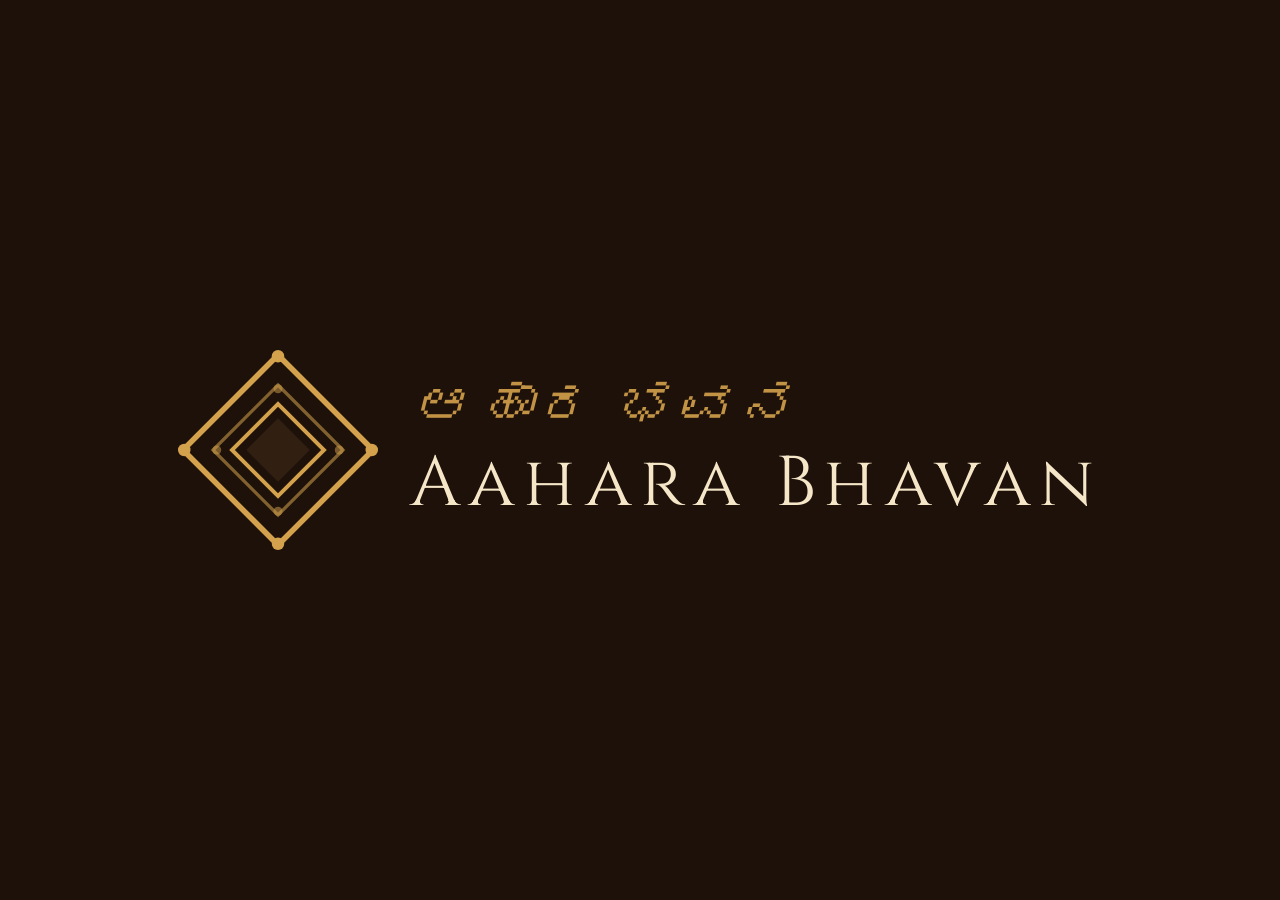
<file: logo_export.html>
<!DOCTYPE html>
<html lang="en">

<head>
    <meta charset="UTF-8">
    <meta name="viewport" content="width=device-width, initial-scale=1.0">
    <title>Logo Export - Aahara Bhavan</title>
    <link rel="preconnect" href="https://fonts.googleapis.com" />
    <link rel="preconnect" href="https://fonts.gstatic.com" crossorigin />
    <link
        href="https://fonts.googleapis.com/css2?family=Cinzel:wght@400;500;600&family=Cormorant+Garamond:ital,wght@0,300;0,400;0,500;1,300;1,400;1,500&family=EB+Garamond:ital,wght@0,400;0,500;1,400;1,500&family=Jost:wght@300;400;500&display=swap"
        rel="stylesheet" />
    <style>
        :root {
            --c-gold: #d4a24c;
            --c-cream: #f5e6c8;
            --f-royal: 'Cinzel', serif;
            --f-serif: 'Cormorant Garamond', serif;
        }

        body {
            margin: 0;
            padding: 0;
            background: #1e110a;
            /* Same as site background */
            display: flex;
            align-items: center;
            justify-content: center;
            min-height: 100vh;
        }

        .logo-container {
            display: flex;
            align-items: center;
            gap: 32px;
            /* Scaled up gap */
            padding: 60px;
            /* background: transparent; */
        }

        .logo-svg {
            width: 200px;
            /* Scaled up */
            height: 200px;
            color: var(--c-gold);
        }

        .logo-wordmark {
            display: flex;
            flex-direction: column;
            line-height: 1.2;
        }

        .logo-script {
            font-family: var(--f-serif);
            font-size: 3.6rem;
            /* Scaled up */
            color: var(--c-gold);
            letter-spacing: .07em;
            opacity: .9;
            font-style: italic;
        }

        .logo-name {
            font-family: var(--f-royal);
            font-size: 4.4rem;
            /* Scaled up */
            font-weight: 400;
            letter-spacing: .12em;
            color: var(--c-cream);
        }
    </style>
</head>

<body>
    <div class="logo-container" id="logo">
        <svg class="logo-svg" viewBox="0 0 80 80" xmlns="http://www.w3.org/2000/svg" aria-hidden="true">
            <polygon points="40,2 78,40 40,78 2,40" fill="none" stroke="currentColor" stroke-width="2.2" />
            <polygon points="40,14 66,40 40,66 14,40" fill="none" stroke="currentColor" stroke-width="1.3"
                opacity="0.55" />
            <circle cx="40" cy="2.5" r="2.5" fill="currentColor" />
            <circle cx="77.5" cy="40" r="2.5" fill="currentColor" />
            <circle cx="40" cy="77.5" r="2.5" fill="currentColor" />
            <circle cx="2.5" cy="40" r="2.5" fill="currentColor" />
            <circle cx="40" cy="15.5" r="1.8" fill="currentColor" opacity="0.5" />
            <circle cx="64.5" cy="40" r="1.8" fill="currentColor" opacity="0.5" />
            <circle cx="40" cy="64.5" r="1.8" fill="currentColor" opacity="0.5" />
            <circle cx="15.5" cy="40" r="1.8" fill="currentColor" opacity="0.5" />
            <rect x="27" y="27" width="26" height="26" transform="rotate(45 40 40)" fill="none" stroke="currentColor"
                stroke-width="1.6" />
            <rect x="31" y="31" width="18" height="18" transform="rotate(45 40 40)" fill="currentColor" opacity="0.1" />
        </svg>
        <div class="logo-wordmark">
            <span class="logo-script">ಆಹಾರ ಭವನ</span>
            <span class="logo-name">Aahara Bhavan</span>
        </div>
    </div>
</body>

</html>
</file>
<file: style.css>
/* ================================================================
   AAHARA BHAVAN — World-Class Luxury CSS
   ₹5,00,000 Hospitality Design System
   
   Architecture:
   1. Design Tokens
   2. Reset & Base
   3. Typography System
   4. Layout Utilities
   5. Animations
   6. Components (buttons, sections labels)
   7. Preloader
   8. Navigation
   9. Hero
   10. Pillars Strip
   11. Brand Story
   12. Signature Dishes
   13. Full Menu
   14. Experience
   15. Testimonials
   16. Contact / Reservation
   17. Location / Map
   18. Footer
   19. Toast
   20. Responsive
================================================================ */


/* ────────────────────────────────────────────────────────────
   1. DESIGN TOKENS
──────────────────────────────────────────────────────────── */
:root {
  /* ── Colour Palette ─────────────────────────────────── */
  --c-bg:          #1e110a;   /* deepest body bg             */
  --c-surface:     #2b1a12;   /* section surface             */
  --c-raised:      #3a2318;   /* cards, raised panels        */
  --c-hover:       #4a2d20;   /* card hover state            */
  --c-border:      rgba(212,162,76,.18); /* default border  */
  --c-border-hi:   rgba(212,162,76,.4);  /* hovered border  */

  --c-gold:        #d4a24c;   /* primary gold                */
  --c-gold-hi:     #f0c77a;   /* bright gold / highlight     */
  --c-gold-lo:     #a07838;   /* muted gold                  */
  --c-gold-glow:   rgba(212,162,76,.12); /* ambient glow    */
  --c-gold-fill:   rgba(212,162,76,.07); /* tinted fill     */

  --c-cream:       #f5e6c8;   /* primary text                */
  --c-cream-2:     #dfc8a0;   /* secondary text              */
  --c-cream-3:     rgba(245,230,200,.45); /* muted text     */

  /* ── Typography ─────────────────────────────────────── */
  --f-royal:   'Cinzel', 'Trajan Pro', serif;
  --f-serif:   'Cormorant Garamond', Garamond, Georgia, serif;
  --f-body:    'EB Garamond', Garamond, Georgia, serif;
  --f-ui:      'Jost', 'Helvetica Neue', sans-serif;

  /* ── Type Scale (fluid clamp) ───────────────────────── */
  --t-xs:   0.65rem;
  --t-sm:   0.8rem;
  --t-base: 1rem;
  --t-md:   1.1rem;
  --t-lg:   clamp(1.5rem, 2.5vw, 2rem);
  --t-xl:   clamp(2rem, 3.5vw, 2.8rem);
  --t-2xl:  clamp(2.6rem, 6vw, 5.2rem);

  /* ── Spacing Scale ──────────────────────────────────── */
  --sp-1:  0.25rem;
  --sp-2:  0.5rem;
  --sp-3:  0.75rem;
  --sp-4:  1rem;
  --sp-5:  1.25rem;
  --sp-6:  1.5rem;
  --sp-8:  2rem;
  --sp-10: 2.5rem;
  --sp-12: 3rem;
  --sp-16: 4rem;
  --sp-20: 5rem;
  --sp-24: 6rem;
  --sp-32: 8rem;
  --sp-section: clamp(5rem, 9vw, 8rem); /* section padding */

  /* ── Layout ─────────────────────────────────────────── */
  --container:     1220px;
  --nav-h:         72px;
  --radius-sm:     2px;
  --radius:        4px;

  /* ── Motion ─────────────────────────────────────────── */
  --ease:          cubic-bezier(.25,.46,.45,.94);
  --ease-out:      cubic-bezier(0,0,.2,1);
  --ease-spring:   cubic-bezier(.34,1.56,.64,1);
  --dur-fast:      160ms;
  --dur-base:      320ms;
  --dur-slow:      600ms;

  /* ── Shadows ─────────────────────────────────────────── */
  --shadow-card:   0 8px 40px rgba(0,0,0,.45), 0 2px 8px rgba(0,0,0,.3);
  --shadow-lift:   0 20px 60px rgba(0,0,0,.55), 0 4px 16px rgba(0,0,0,.35);
  --shadow-gold:   0 0 30px rgba(212,162,76,.15);
}


/* ────────────────────────────────────────────────────────────
   2. RESET & BASE
──────────────────────────────────────────────────────────── */
*, *::before, *::after { margin:0; padding:0; box-sizing:border-box; }

html {
  scroll-behavior: smooth;
  font-size: 16px;
  -webkit-font-smoothing: antialiased;
  -moz-osx-font-smoothing: grayscale;
  text-rendering: optimizeLegibility;
}

body {
  background: var(--c-bg);
  color: var(--c-cream-2);
  font-family: var(--f-body);
  font-size: var(--t-base);
  font-weight: 400;
  line-height: 1.75;
  overflow-x: hidden;
  min-height: 100vh;
}

img  { display:block; max-width:100%; height:auto; }
a    { color:inherit; text-decoration:none; }
ul   { list-style:none; }
button { cursor:pointer; border:none; background:none; font:inherit; }
address { font-style: normal; }

::selection { background: var(--c-gold); color: var(--c-bg); }

/* Refined scrollbar */
::-webkit-scrollbar       { width: 5px; }
::-webkit-scrollbar-track { background: var(--c-surface); }
::-webkit-scrollbar-thumb { background: var(--c-gold-lo); border-radius: 3px; }
::-webkit-scrollbar-thumb:hover { background: var(--c-gold); }


/* ────────────────────────────────────────────────────────────
   3. TYPOGRAPHY SYSTEM
──────────────────────────────────────────────────────────── */

/* Eyebrow label */
.section-eyebrow {
  display: inline-flex;
  align-items: center;
  gap: var(--sp-3);
  font-family: var(--f-ui);
  font-size: var(--t-xs);
  font-weight: 500;
  letter-spacing: .32em;
  text-transform: uppercase;
  color: var(--c-gold);
  margin-bottom: var(--sp-4);
}
.section-eyebrow::before,
.section-eyebrow::after {
  content: '';
  display: block;
  height: 1px;
  width: 28px;
  background: linear-gradient(90deg, transparent, var(--c-gold));
  opacity: .55;
}
.section-eyebrow::after {
  background: linear-gradient(90deg, var(--c-gold), transparent);
}
.section-eyebrow--light { color: var(--c-gold); }

/* Section heading — H2 */
.section-heading {
  font-family: var(--f-royal);
  font-size: var(--t-xl);
  font-weight: 400;
  line-height: 1.18;
  color: var(--c-cream);
  letter-spacing: .04em;
  margin-bottom: var(--sp-4);
}
.section-heading em {
  font-family: var(--f-serif);
  font-style: italic;
  font-weight: 300;
  color: var(--c-gold-hi);
  letter-spacing: .02em;
}
.section-heading--light { color: var(--c-cream); }

/* Sub-heading paragraph */
.section-subheading {
  font-family: var(--f-body);
  font-size: var(--t-md);
  font-weight: 400;
  color: var(--c-cream-3);
  max-width: 52ch;
  line-height: 1.8;
  margin: 0 auto;
}

/* Gold hairline rule */
.section-rule {
  width: 56px;
  height: 1px;
  background: linear-gradient(90deg, var(--c-gold), var(--c-gold-hi), var(--c-gold));
  margin-bottom: var(--sp-6);
  opacity: .7;
}
.section-rule--gold { background: linear-gradient(90deg, var(--c-gold), var(--c-gold-hi), var(--c-gold)); }

/* Centred section header block */
.section-header {
  text-align: center;
  margin-bottom: var(--sp-16);
}
.section-header .section-eyebrow { justify-content: center; }
.section-header .section-eyebrow::before,
.section-header .section-eyebrow::after { width: 36px; }
.section-header .section-heading::after {
  content: '';
  display: block;
  width: 48px;
  height: 1px;
  background: linear-gradient(90deg, transparent, var(--c-gold), transparent);
  margin: var(--sp-5) auto 0;
  opacity: .6;
}


/* ────────────────────────────────────────────────────────────
   4. LAYOUT UTILITIES
──────────────────────────────────────────────────────────── */
.container {
  max-width: var(--container);
  margin: 0 auto;
  padding: 0 var(--sp-10);
}

.hide-mobile { display: inline; }


/* ────────────────────────────────────────────────────────────
   5. SCROLL REVEAL ANIMATIONS
──────────────────────────────────────────────────────────── */
.reveal-up,
.reveal-left,
.reveal-right {
  opacity: 0;
  transform: translateY(32px);
  transition:
    opacity var(--dur-slow) var(--ease-out),
    transform var(--dur-slow) var(--ease-out);
  transition-delay: var(--delay, 0s);
}
.reveal-left  { transform: translateX(-32px); }
.reveal-right { transform: translateX(32px); }

.revealed {
  opacity: 1 !important;
  transform: none !important;
}

@keyframes fadeUp {
  from { opacity:0; transform:translateY(24px); }
  to   { opacity:1; transform:none; }
}
@keyframes fadeIn {
  from { opacity:0; } to { opacity:1; }
}
@keyframes scrollBob {
  0%,100% { transform: scaleY(.7); opacity:.35; transform-origin: top; }
  50%      { transform: scaleY(1);  opacity:1; }
}
@keyframes floatSpin {
  0%,100% { transform: translateY(0) rotate(0deg); }
  50%      { transform: translateY(-14px) rotate(6deg); }
}
@keyframes rotateSlow {
  to { transform: rotate(360deg); }
}
@keyframes shimmerBtn {
  from { left:-60%; }
  to   { left:130%; }
}
@keyframes preloaderFadeOut {
  to { opacity:0; pointer-events:none; }
}


/* ────────────────────────────────────────────────────────────
   6. SHARED COMPONENTS
──────────────────────────────────────────────────────────── */

/* ── Buttons ─────────────────────────────────────────── */
.btn {
  display: inline-flex;
  align-items: center;
  justify-content: center;
  gap: var(--sp-3);
  padding: .9rem 2.2rem;
  font-family: var(--f-ui);
  font-size: var(--t-xs);
  font-weight: 500;
  letter-spacing: .18em;
  text-transform: uppercase;
  border-radius: var(--radius-sm);
  transition: all var(--dur-base) var(--ease);
  position: relative;
  overflow: hidden;
  white-space: nowrap;
  cursor: pointer;
  isolation: isolate;
}
.btn svg { width:15px; height:15px; flex-shrink:0; }

/* Shimmer sweep */
.btn::before {
  content: '';
  position: absolute;
  top: 0; left: -60%; width: 40%; height: 100%;
  background: linear-gradient(90deg, transparent, rgba(255,255,255,.09), transparent);
  pointer-events: none;
}
.btn:hover::before {
  animation: shimmerBtn .55s var(--ease) forwards;
}

/* Gold filled */
.btn--gold {
  background: linear-gradient(135deg, var(--c-gold-lo) 0%, var(--c-gold) 50%, var(--c-gold-lo) 100%);
  background-size: 200% 100%;
  background-position: 100%;
  color: var(--c-bg);
  border: 1px solid var(--c-gold);
  box-shadow: 0 4px 18px rgba(212,162,76,.22), inset 0 1px 0 rgba(255,255,255,.14);
}
.btn--gold:hover {
  background-position: 0%;
  color: var(--c-bg);
  transform: translateY(-2px);
  box-shadow: 0 8px 28px rgba(212,162,76,.35), inset 0 1px 0 rgba(255,255,255,.18);
}
.btn--gold:active { transform: translateY(0); }

/* Ghost outline */
.btn--ghost {
  background: transparent;
  color: var(--c-cream);
  border: 1px solid rgba(245,230,200,.3);
}
.btn--ghost:hover {
  background: rgba(245,230,200,.06);
  border-color: var(--c-border-hi);
  color: var(--c-gold-hi);
  transform: translateY(-2px);
}

/* Full-width */
.btn--full { width:100%; }


/* ────────────────────────────────────────────────────────────
   7. PRELOADER — $10,000 Cinematic Loading Experience
──────────────────────────────────────────────────────────── */

/* ── Base overlay ─────────────────────────────────────── */
.preloader {
  position: fixed;
  inset: 0;
  z-index: 9999;
  display: flex;
  align-items: center;
  justify-content: center;
  overflow: hidden;
  /* Deep background with warm amber undertone */
  background: radial-gradient(ellipse 80% 60% at 50% 50%,
    #2a1708 0%, #1a0e08 40%, #110905 100%);
  /* Prevent flash */
  will-change: opacity;
}
.preloader.hidden {
  animation: plFadeOut .8s cubic-bezier(.4,0,1,1) forwards;
}
@keyframes plFadeOut {
  0%   { opacity: 1; transform: scale(1); }
  60%  { opacity: 1; transform: scale(1.04); }
  100% { opacity: 0; transform: scale(1.08); pointer-events: none; }
}

/* ── Floating background particles ───────────────────── */
.pl-particles {
  position: absolute;
  inset: 0;
  pointer-events: none;
}
.pl-particle {
  position: absolute;
  width: 2px; height: 2px;
  background: var(--c-gold);
  border-radius: 50%;
  opacity: 0;
}
/* Spread particles across the screen with varied animations */
.pl-particle:nth-child(1)  { top: 15%; left: 12%;  animation: plFloat 4s ease-in-out infinite 0.2s; }
.pl-particle:nth-child(2)  { top: 25%; right: 18%; animation: plFloat 5s ease-in-out infinite 0.8s; width:3px; height:3px; }
.pl-particle:nth-child(3)  { top: 65%; left: 8%;   animation: plFloat 3.5s ease-in-out infinite 1.2s; }
.pl-particle:nth-child(4)  { top: 72%; right: 12%; animation: plFloat 4.5s ease-in-out infinite 0.4s; width:3px; height:3px; }
.pl-particle:nth-child(5)  { top: 40%; left: 22%;  animation: plFloat 4s ease-in-out infinite 1.6s; opacity:0; width:1.5px; height:1.5px; }
.pl-particle:nth-child(6)  { top: 55%; right: 25%; animation: plFloat 5.5s ease-in-out infinite 0.6s; }
.pl-particle:nth-child(7)  { top: 85%; left: 35%;  animation: plFloat 3.8s ease-in-out infinite 2s; width:1.5px; height:1.5px; }
.pl-particle:nth-child(8)  { top: 10%; right: 40%; animation: plFloat 4.2s ease-in-out infinite 1s; }
@keyframes plFloat {
  0%,100% { opacity:0; transform: translateY(0); }
  20%,80% { opacity: .35; }
  50%     { opacity: .6; transform: translateY(-18px); }
}

/* ── Pulsing ambient rings ────────────────────────────── */
.pl-ring {
  position: absolute;
  top: 50%; left: 50%;
  transform: translate(-50%, -50%);
  border-radius: 50%;
  border: 1px solid rgba(212,162,76,.06);
  animation: plRingPulse 3s ease-in-out infinite;
  pointer-events: none;
  width: 420px; height: 420px;
}
.pl-ring--2 {
  width: 600px; height: 600px;
  border-color: rgba(212,162,76,.04);
  animation-delay: 1s;
  animation-duration: 4s;
}
@keyframes plRingPulse {
  0%,100% { transform: translate(-50%,-50%) scale(.9); opacity:.4; }
  50%     { transform: translate(-50%,-50%) scale(1.05); opacity:1; }
}

/* ── Inner content wrapper ────────────────────────────── */
.preloader-inner {
  display: flex;
  flex-direction: column;
  align-items: center;
  gap: var(--sp-8);
  position: relative;
  z-index: 2;
}

/* ── Logo PNG — cinematic entrance ───────────────────── */
.pl-logo-img {
  width: 160px;
  height: 160px;
  object-fit: contain;
  mix-blend-mode: luminosity;
  filter: brightness(1.4) saturate(1.2) drop-shadow(0 0 30px rgba(212,162,76,.3));
  opacity: 0;
  transform: scale(0.7) rotate(-8deg);
  animation:
    plLogoEntrance 1s cubic-bezier(.34,1.56,.64,1) forwards 0.2s,
    plBreathe 2.5s ease-in-out infinite 1.8s;
}
@keyframes plLogoEntrance {
  0%   { opacity: 0; transform: scale(0.7) rotate(-8deg); filter: brightness(2) saturate(0) blur(4px) drop-shadow(0 0 0px rgba(212,162,76,0)); }
  60%  { opacity: 1; transform: scale(1.05) rotate(2deg); filter: brightness(1.6) saturate(1.3) blur(0px) drop-shadow(0 0 40px rgba(212,162,76,.5)); }
  100% { opacity: 1; transform: scale(1) rotate(0deg);    filter: brightness(1.4) saturate(1.2) blur(0px) drop-shadow(0 0 24px rgba(212,162,76,.3)); }
}

/* Remove old SVG-specific draw classes (no longer needed) */
.pl-diamond, .pl-dot, .pl-dot-1, .pl-dot-2, .pl-dot-3,
.pl-dot-4, .pl-dot-5, .pl-bracket, .pl-b1, .pl-b2,
.pl-b3, .pl-b4, .pl-center { display: none; }
@keyframes plBreathe {
  0%,100% { filter: drop-shadow(0 0 24px rgba(212,162,76,.2)); transform: scale(1); }
  50%     { filter: drop-shadow(0 0 44px rgba(212,162,76,.4)); transform: scale(1.03); }
}

/* ── Text section ─────────────────────────────────────── */
.pl-text-wrap {
  display: flex;
  flex-direction: column;
  align-items: center;
  gap: var(--sp-3);
  opacity: 0;
  animation: plSlideUp .7s var(--ease-out) forwards 1.9s;
}
@keyframes plSlideUp {
  from { opacity:0; transform: translateY(16px); }
  to   { opacity:1; transform: translateY(0); }
}

.pl-name {
  font-family: var(--f-royal);
  font-size: 1.5rem;
  font-weight: 400;
  letter-spacing: .3em;
  color: var(--c-cream);
  text-transform: uppercase;
  /* Individual letter reveal */
  overflow: hidden;
}

.pl-rule {
  width: 0;
  height: 1px;
  background: linear-gradient(90deg, transparent, var(--c-gold), transparent);
  animation: plRuleExpand .7s var(--ease-out) forwards 2.3s;
}
@keyframes plRuleExpand { to { width: 160px; } }

.pl-tagline {
  font-family: var(--f-serif);
  font-style: italic;
  font-size: .85rem;
  letter-spacing: .15em;
  color: rgba(212,162,76,.55);
  text-transform: none;
}

/* ── Progress bar ─────────────────────────────────────── */
.pl-progress {
  width: 180px;
  height: 1px;
  background: rgba(212,162,76,.12);
  position: relative;
  overflow: hidden;
  opacity: 0;
  animation: fadeIn .4s ease forwards 2.2s;
  margin-top: var(--sp-4);
}
.pl-progress__bar {
  position: absolute;
  top: 0; left: 0;
  height: 100%;
  width: 0;
  background: linear-gradient(90deg, transparent, var(--c-gold), var(--c-gold-hi));
  animation: plProgress 1.8s var(--ease-out) forwards 0.3s;
  box-shadow: 0 0 8px rgba(212,162,76,.6);
}
@keyframes plProgress { to { width: 100%; } }

/* ── Logo PNG image styles ────────────────────────────────── */

/* Navbar logo */
.logo-img {
  width: 44px;
  height: 44px;
  object-fit: contain;
  flex-shrink: 0;
  /* PNG has a beige background — make it transparent-looking on dark bg */
  mix-blend-mode: luminosity;
  filter: brightness(1.1) contrast(1.05);
  transition: opacity 200ms;
}
.nav-logo:hover .logo-img { opacity: 0.85; }

/* On scrolled navbar (dark bg), keep it clean */
.navbar.is-scrolled .logo-img {
  mix-blend-mode: normal;
  filter: brightness(1.2) saturate(1.1);
}

/* Hero mark — larger, glowing */
.hero-logo-img {
  width: 110px;
  height: 110px;
  object-fit: contain;
  mix-blend-mode: luminosity;
  filter: brightness(1.3) saturate(1.2) drop-shadow(0 0 20px rgba(212,162,76,.35));
}

/* Story section brandmark — large animated */
.story-brandmark-img {
  width: 165px;
  height: 165px;
  object-fit: contain;
  mix-blend-mode: luminosity;
  filter: brightness(1.1) saturate(1.1);
  animation: rotateSlow 50s linear infinite;
}

/* Footer logo */
.footer-logo-img {
  width: 44px;
  height: 44px;
  object-fit: contain;
  mix-blend-mode: luminosity;
  filter: brightness(1.1);
  flex-shrink: 0;
}

/* Preloader logo */
.pl-logo-img {
  width: 160px;
  height: 160px;
  object-fit: contain;
  mix-blend-mode: luminosity;
  filter: brightness(1.4) saturate(1.2) drop-shadow(0 0 30px rgba(212,162,76,.3));
  animation: plBreathe 2.5s ease-in-out infinite 1.8s;
}

/* ── Logo size in navbar/footer (svg fallback, now unused) ── */
.logo-svg { width: 44px; height: 44px; display: none; }


/* ────────────────────────────────────────────────────────────
   8. NAVIGATION
──────────────────────────────────────────────────────────── */
.navbar {
  position: fixed;
  top: 0; left: 0; right: 0;
  z-index: 900;
  height: var(--nav-h);
  transition:
    background var(--dur-base) var(--ease),
    border-color var(--dur-base),
    box-shadow var(--dur-base) var(--ease);
  border-bottom: 1px solid transparent;
}

.navbar.is-scrolled {
  background: rgba(22, 12, 6, .96);
  backdrop-filter: blur(20px);
  -webkit-backdrop-filter: blur(20px);
  border-bottom-color: var(--c-border);
  box-shadow: 0 4px 32px rgba(0,0,0,.45);
}

.nav-container {
  max-width: var(--container);
  margin: 0 auto;
  padding: 0 var(--sp-10);
  height: 100%;
  display: flex;
  align-items: center;
  gap: var(--sp-8);
}

/* Logo */
.nav-logo {
  display: flex;
  align-items: center;
  gap: var(--sp-3);
  flex-shrink: 0;
  color: var(--c-gold);
  transition: opacity var(--dur-fast);
}
.nav-logo:hover { opacity: .8; }

.logo-svg { width: 40px; height: 40px; flex-shrink: 0; }

.logo-wordmark {
  display: flex;
  flex-direction: column;
  line-height: 1.2;
}
.logo-script {
  font-family: var(--f-serif);
  font-size: .72rem;
  color: var(--c-gold);
  letter-spacing: .07em;
  opacity: .9;
}
.logo-name {
  font-family: var(--f-royal);
  font-size: .88rem;
  font-weight: 400;
  letter-spacing: .12em;
  color: var(--c-cream);
}

/* Nav links */
.nav-links {
  display: flex;
  align-items: center;
  gap: var(--sp-8);
  flex: 1;
  justify-content: center;
}

.nav-link {
  font-family: var(--f-ui);
  font-size: var(--t-xs);
  letter-spacing: .15em;
  text-transform: uppercase;
  color: rgba(245,230,200,.65);
  transition: color var(--dur-fast);
  position: relative;
  padding-bottom: var(--sp-1);
}
.nav-link span { position: relative; z-index: 1; }
.nav-link::after {
  content: '';
  position: absolute;
  bottom: -2px; left: 0; right: 0;
  height: 1px;
  background: var(--c-gold);
  transform: scaleX(0);
  transform-origin: left;
  transition: transform var(--dur-base) var(--ease);
}
.nav-link:hover         { color: var(--c-gold-hi); }
.nav-link:hover::after  { transform: scaleX(1); }
.nav-link.is-active     { color: var(--c-gold); }
.nav-link.is-active::after { transform: scaleX(1); }

/* Nav right group */
.nav-right {
  display: flex;
  align-items: center;
  gap: var(--sp-4);
  flex-shrink: 0;
}

.nav-phone {
  display: flex;
  align-items: center;
  gap: var(--sp-2);
  font-family: var(--f-ui);
  font-size: var(--t-xs);
  letter-spacing: .1em;
  color: var(--c-gold);
  border: 1px solid var(--c-border);
  padding: .45rem 1.1rem;
  border-radius: var(--radius-sm);
  transition: all var(--dur-base) var(--ease);
  white-space: nowrap;
}
.nav-phone svg { width:13px; height:13px; flex-shrink:0; }
.nav-phone:hover {
  background: var(--c-gold-fill);
  border-color: var(--c-border-hi);
  color: var(--c-gold-hi);
}

/* Hamburger */
.nav-toggle {
  display: none;
  flex-direction: column;
  gap: 5px;
  padding: var(--sp-2);
  cursor: pointer;
}
.bar {
  display: block;
  width: 22px; height: 1.5px;
  background: var(--c-cream-2);
  border-radius: 1px;
  transition: all var(--dur-base) var(--ease);
  transform-origin: center;
}

/* Mobile open state */
.nav-open .bar:nth-child(1) { transform: translateY(6.5px) rotate(45deg); }
.nav-open .bar:nth-child(2) { opacity: 0; transform: scaleX(0); }
.nav-open .bar:nth-child(3) { transform: translateY(-6.5px) rotate(-45deg); }

.nav-open .nav-links {
  display: flex;
}


/* ────────────────────────────────────────────────────────────
   9. HERO
──────────────────────────────────────────────────────────── */
.hero {
  position: relative;
  min-height: 100svh;
  min-height: 100vh;
  display: flex;
  align-items: center;
  justify-content: flex-start;
  overflow: hidden;
  background: var(--c-bg);
}

/* Layered atmospheric bg */
.hero-bg {
  position: absolute;
  inset: 0;
  z-index: 0;
  background: url('hero-bg.jpg') center/cover no-repeat;
  transform: scaleX(-1);
}
.hero-bg::before {
  content: '';
  position: absolute; inset: 0;
  background: rgba(0, 0, 0, 0.4);
}
/* Fade from top & bottom */
.hero-bg::after {
  content: '';
  position: absolute; inset: 0;
  background:
    linear-gradient(to bottom,
      rgba(17,9,5,.55) 0%,
      transparent 18%,
      transparent 72%,
      rgba(17,9,5,.75) 100%);
}
.hero-bg__grid {
  position: absolute; inset: 0;
  background-image:
    radial-gradient(circle at 1px 1px, rgba(212,162,76,.055) 1px, transparent 0);
  background-size: 42px 42px;
}
.hero-bg__radial {
  position: absolute; inset: 0;
  background: radial-gradient(ellipse at center, transparent 25%, rgba(17,9,5,.6) 100%);
}
.hero-bg__vignette {
  position: absolute; inset: 0;
  background: radial-gradient(ellipse 140% 100% at 50% 110%, rgba(212,162,76,.04) 0%, transparent 60%);
}

/* Side vertical ornaments */
.hero-ornament {
  position: absolute;
  top: 50%; transform: translateY(-50%);
  z-index: 5;
  display: flex;
  flex-direction: column;
  align-items: center;
  gap: var(--sp-3);
  opacity: 0;
  animation: fadeIn 1s var(--ease-out) both 1.4s;
}
.hero-ornament--left  { left: var(--sp-10); }
.hero-ornament--right { right: var(--sp-10); }
.orn-line {
  width: 1px;
  height: 80px;
  background: linear-gradient(to bottom, transparent, rgba(212,162,76,.35), transparent);
}
.orn-glyph {
  font-size: .6rem;
  color: rgba(212,162,76,.4);
  letter-spacing: .1em;
}

/* Hero content */
.hero-content {
  position: relative;
  z-index: 10;
  text-align: left;
  max-width: 820px;
  padding: 0 var(--sp-8);
  display: flex;
  flex-direction: column;
  align-items: flex-start;
}

/* Diamond mark */
.hero-mark {
  width: 88px; height: 88px;
  margin-bottom: var(--sp-6);
  filter: drop-shadow(0 0 18px rgba(212,162,76,.18));
  animation: fadeUp .8s var(--ease-out) both .15s;
}
.hero-mark svg { width:100%; height:100%; }

/* Location pill */
.hero-location {
  font-family: var(--f-ui);
  font-size: var(--t-xs);
  letter-spacing: .34em;
  text-transform: uppercase;
  color: var(--c-gold);
  opacity: .8;
  margin-bottom: var(--sp-5);
  animation: fadeUp .8s var(--ease-out) both .25s;
}

/* Main title */
.hero-title {
  display: flex;
  flex-direction: column;
  align-items: flex-start;
  gap: 0;
  margin-bottom: var(--sp-6);
}
.hero-title__line {
  display: block;
  font-family: var(--f-royal);
  font-size: var(--t-2xl);
  font-weight: 400;
  line-height: 1.08;
  color: var(--c-cream);
  letter-spacing: .06em;
  text-shadow: 0 4px 32px rgba(0,0,0,.5);
}
.hero-title__line--1 { animation: fadeUp .85s var(--ease-out) both .35s; }
.hero-title__line--2 {
  animation: fadeUp .85s var(--ease-out) both .5s;
  font-family: var(--f-serif);
  font-style: italic;
  font-weight: 300;
  color: var(--c-gold-hi);
  font-size: calc(var(--t-2xl) * .88);
  text-shadow: 0 0 50px rgba(212,162,76,.25), 0 4px 32px rgba(0,0,0,.5);
  letter-spacing: .03em;
}
.hero-title__line--3 { animation: fadeUp .85s var(--ease-out) both .65s; }

/* Divider between title and subtitle */
.hero-divider {
  display: flex;
  align-items: center;
  justify-content: flex-start;
  gap: var(--sp-4);
  margin-bottom: var(--sp-6);
  animation: fadeIn .8s var(--ease-out) both .75s;
}
.hero-divider__rule {
  flex: 1;
  max-width: 80px;
  height: 1px;
  background: linear-gradient(90deg, transparent, rgba(212,162,76,.4));
}
.hero-divider__rule:last-child {
  background: linear-gradient(90deg, rgba(212,162,76,.4), transparent);
}
.hero-divider__glyph {
  font-size: .6rem;
  letter-spacing: .3em;
  color: rgba(212,162,76,.5);
}

/* Subtitle */
.hero-subtitle {
  font-family: var(--f-serif);
  font-size: clamp(1rem, 1.4vw, 1.15rem);
  font-style: italic;
  font-weight: 300;
  line-height: 1.9;
  color: rgba(245,230,200,.6);
  margin-bottom: var(--sp-10);
  animation: fadeUp .9s var(--ease-out) both .85s;
  max-width: 56ch;
}

/* CTA row */
.hero-cta {
  display: flex;
  align-items: center;
  justify-content: flex-start;
  gap: var(--sp-4);
  flex-wrap: wrap;
  animation: fadeUp .9s var(--ease-out) both 1s;
}

/* Footnote */
.hero-footnote {
  font-family: var(--f-ui);
  font-size: .62rem;
  letter-spacing: .14em;
  color: rgba(212,162,76,.38);
  margin-top: var(--sp-6);
  animation: fadeIn 1s var(--ease-out) both 1.1s;
}

/* Scroll indicator */
.hero-scroll {
  position: absolute;
  bottom: var(--sp-10);
  left: 50%;
  transform: translateX(-50%);
  z-index: 10;
  display: flex;
  flex-direction: column;
  align-items: center;
  gap: var(--sp-2);
  animation: fadeIn 1s var(--ease-out) both 1.3s;
}
.hero-scroll__line {
  width: 1px; height: 48px;
  background: linear-gradient(to bottom, var(--c-gold), transparent);
  animation: scrollBob 2.5s ease-in-out infinite;
}
.hero-scroll__label {
  font-family: var(--f-ui);
  font-size: .56rem;
  letter-spacing: .3em;
  text-transform: uppercase;
  color: rgba(212,162,76,.45);
}


/* ────────────────────────────────────────────────────────────
   10. PILLARS STRIP
──────────────────────────────────────────────────────────── */
.pillars {
  background: var(--c-raised);
  border-top: 1px solid var(--c-border);
  border-bottom: 1px solid var(--c-border);
  padding: var(--sp-8) 0;
  position: relative;
  overflow: hidden;
}
/* Subtle ambient glow */
.pillars::before {
  content: '';
  position: absolute; inset: 0;
  background: linear-gradient(90deg, transparent, rgba(212,162,76,.03), transparent);
  pointer-events: none;
}

.pillars-list {
  display: flex;
  align-items: center;
  justify-content: center;
  flex-wrap: wrap;
  gap: 0;
}

.pillar {
  display: flex;
  flex-direction: column;
  align-items: center;
  text-align: center;
  gap: var(--sp-2);
  padding: var(--sp-4) var(--sp-16);
  min-width: 0;
}
.pillar-icon {
  font-size: 1.5rem;
  margin-bottom: var(--sp-1);
  display: block;
}
.pillar strong {
  font-family: var(--f-royal);
  font-size: .78rem;
  font-weight: 400;
  letter-spacing: .1em;
  color: var(--c-cream);
  text-transform: uppercase;
}
.pillar span {
  font-family: var(--f-ui);
  font-size: .65rem;
  letter-spacing: .08em;
  color: var(--c-cream-3);
}
.pillar-divider {
  width: 1px;
  height: 44px;
  background: linear-gradient(to bottom, transparent, var(--c-border), transparent);
  flex-shrink: 0;
}


/* ────────────────────────────────────────────────────────────
   11. BRAND STORY
──────────────────────────────────────────────────────────── */
.story {
  padding: var(--sp-section) 0;
  background: var(--c-surface);
  position: relative;
  overflow: hidden;
}
.story::before {
  content: '';
  position: absolute; top:0; left:0; right:0; height:1px;
  background: linear-gradient(90deg, transparent, var(--c-border), transparent);
}
/* Ambient centre glow */
.story::after {
  content: '';
  position: absolute;
  top:50%; left:50%; transform:translate(-50%,-50%);
  width:700px; height:350px;
  background: radial-gradient(ellipse, rgba(212,162,76,.04) 0%, transparent 70%);
  pointer-events: none;
}

.story-layout {
  display: grid;
  grid-template-columns: 400px 1fr;
  gap: var(--sp-24);
  align-items: center;
}

/* Visual panel */
.story-visual { position: relative; }

.story-frame {
  position: relative;
  width: 100%;
  max-width: 340px;
  aspect-ratio: 4/5;
  border: 1px solid var(--c-border);
  padding: 14px;
}
/* Double-frame offset */
.story-frame::before {
  content: '';
  position: absolute;
  top:-8px; left:-8px; right:8px; bottom:8px;
  border: 1px solid rgba(212,162,76,.1);
  pointer-events: none;
}
.story-frame::after {
  content: '';
  position: absolute;
  top:6px; left:6px; right:-6px; bottom:-6px;
  border: 1px solid rgba(212,162,76,.05);
  pointer-events: none;
}
.story-frame__inner {
  width:100%; height:100%;
  background: linear-gradient(145deg, #1a0e07, #2b1a12, #1e110a);
  display: flex;
  flex-direction: column;
  align-items: center;
  justify-content: center;
  position: relative;
  overflow: hidden;
}
.story-frame__inner::before {
  content: '';
  position: absolute; inset:0;
  background: radial-gradient(ellipse at center, rgba(212,162,76,.06) 0%, transparent 70%);
}
.story-brandmark {
  width: 165px; height: 165px;
  animation: rotateSlow 50s linear infinite;
  filter: drop-shadow(0 0 10px rgba(212,162,76,.12));
  position: relative; z-index: 1;
}
.story-frame__text {
  display: flex; flex-direction: column;
  align-items: center; gap: var(--sp-1);
  position: relative; z-index: 1;
  margin-top: var(--sp-4);
}
.story-frame__est {
  font-family: var(--f-ui);
  font-size: .6rem; letter-spacing: .22em;
  text-transform: uppercase; color: rgba(212,162,76,.5);
}
.story-frame__year {
  font-family: var(--f-royal);
  font-size: 2.6rem; font-weight: 400;
  color: var(--c-gold-hi); line-height: 1;
  text-shadow: 0 0 28px rgba(212,162,76,.3);
}
.story-frame__city {
  font-family: var(--f-ui);
  font-size: .6rem; letter-spacing: .22em;
  text-transform: uppercase; color: rgba(212,162,76,.5);
}

/* Floating stat chips */
.story-stat {
  position: absolute;
  background: var(--c-raised);
  border: 1px solid var(--c-border);
  padding: var(--sp-4) var(--sp-6);
  display: flex; flex-direction: column;
  gap: var(--sp-1);
  box-shadow: var(--shadow-card);
}
.story-stat strong {
  font-family: var(--f-royal);
  font-size: 1.6rem; font-weight: 400;
  color: var(--c-gold-hi); line-height: 1;
}
.story-stat span {
  font-family: var(--f-ui);
  font-size: .6rem; letter-spacing: .12em;
  text-transform: uppercase; color: var(--c-cream-3);
}
.story-stat--1 { bottom: -1rem; right: -1rem; }
.story-stat--2 { top: 2rem;    right: -2.5rem; }

/* Copy column */
.story-copy { padding-top: var(--sp-4); }
.story-body {
  font-family: var(--f-body);
  font-size: var(--t-md);
  line-height: 1.85;
  color: var(--c-cream-2);
  margin-bottom: var(--sp-6);
}
.story-body em { color: var(--c-gold-hi); font-style: italic; }

/* Stats row */
.story-stats {
  display: flex;
  align-items: center;
  gap: var(--sp-8);
  margin-top: var(--sp-10);
  padding-top: var(--sp-8);
  border-top: 1px solid var(--c-border);
  flex-wrap: wrap;
}
.story-stats__item { text-align: center; }
.story-stats__item strong {
  display: block;
  font-family: var(--f-royal);
  font-size: 1.9rem; font-weight: 400;
  color: var(--c-gold-hi); line-height: 1;
  margin-bottom: var(--sp-1);
  text-shadow: 0 0 24px rgba(212,162,76,.22);
}
.story-stats__item span {
  font-family: var(--f-ui);
  font-size: .62rem; letter-spacing: .14em;
  text-transform: uppercase; color: var(--c-cream-3);
}
.story-stats__divider {
  width: 1px; height: 40px; flex-shrink: 0;
  background: linear-gradient(to bottom, transparent, var(--c-border), transparent);
}


/* ────────────────────────────────────────────────────────────
   12. SIGNATURE DISHES
──────────────────────────────────────────────────────────── */
.dishes {
  padding: var(--sp-section) 0;
  background: var(--c-bg);
  position: relative;
}
.dishes::before {
  content: '';
  position: absolute; top:0; left:0; right:0; height:1px;
  background: linear-gradient(90deg, transparent, var(--c-border), transparent);
}

.dishes-grid {
  display: grid;
  grid-template-columns: repeat(4, 1fr);
  gap: var(--sp-5);
}

.dish-card {
  background: var(--c-raised);
  border: 1px solid rgba(212,162,76,.1);
  transition:
    transform var(--dur-base) var(--ease),
    box-shadow var(--dur-base) var(--ease),
    border-color var(--dur-base);
  position: relative;
  overflow: hidden;
  display: flex;
  flex-direction: column;
  transition-delay: var(--delay, 0s);
}
.dish-card:hover {
  transform: translateY(-9px);
  box-shadow: var(--shadow-lift), var(--shadow-gold);
  border-color: var(--c-border-hi);
}

/* Image zone */
.dish-card__image {
  height: 200px;
  display: flex;
  align-items: center;
  justify-content: center;
  position: relative;
  overflow: hidden;
  transition: transform var(--dur-slow) var(--ease);
  flex-shrink: 0;
}
.dish-card:hover .dish-card__image { transform: scale(1.04); }

.dish-card__image--1 { background: linear-gradient(145deg, #1e1006, #3a2010); }
.dish-card__image--2 { background: linear-gradient(145deg, #0e1508, #1e3010); }
.dish-card__image--3 { background: linear-gradient(145deg, #160e1c, #2e1a3a); }
.dish-card__image--4 { background: linear-gradient(145deg, #1c0808, #3a1010); }

/* Radial warmth in image */
.dish-card__image::before {
  content: '';
  position: absolute; inset: 0;
  background: radial-gradient(ellipse at center, rgba(212,162,76,.08) 0%, transparent 70%);
}

.dish-card__badge {
  position: absolute;
  top: var(--sp-4); right: var(--sp-4);
  font-family: var(--f-ui);
  font-size: .56rem; letter-spacing: .14em;
  text-transform: uppercase; color: var(--c-gold);
  background: rgba(17,9,5,.78);
  border: 1px solid var(--c-border);
  padding: .28rem .65rem;
  backdrop-filter: blur(6px);
  z-index: 2;
}

.dish-card__emoji {
  font-size: 3.5rem;
  position: relative; z-index: 1;
  filter: drop-shadow(0 4px 12px rgba(0,0,0,.45));
  transition: transform var(--dur-base) var(--ease-spring);
}
.dish-card:hover .dish-card__emoji { transform: scale(1.1); }

/* Card body */
.dish-card__body {
  padding: var(--sp-6);
  display: flex;
  flex-direction: column;
  flex: 1;
}
.dish-card__meta {
  display: flex;
  justify-content: space-between;
  align-items: center;
  margin-bottom: var(--sp-3);
}
.dish-card__category {
  font-family: var(--f-ui);
  font-size: .58rem; letter-spacing: .18em;
  text-transform: uppercase; color: var(--c-gold-lo);
}
.dish-card__price {
  font-family: var(--f-royal);
  font-size: 1.1rem; font-weight: 400;
  color: var(--c-gold-hi);
  text-shadow: 0 0 16px rgba(212,162,76,.3);
}

.dish-card__name {
  font-family: var(--f-royal);
  font-size: 1.05rem; font-weight: 400;
  color: var(--c-cream); letter-spacing: .04em;
  line-height: 1.25;
  margin-bottom: var(--sp-3);
}
.dish-card__desc {
  font-family: var(--f-body);
  font-size: .9rem; line-height: 1.7;
  color: var(--c-cream-3); flex: 1;
  margin-bottom: var(--sp-5);
}

.dish-card__tags {
  display: flex; flex-wrap: wrap; gap: var(--sp-2);
  padding-top: var(--sp-4);
  border-top: 1px solid rgba(212,162,76,.08);
}
.dish-card__tags li {
  font-family: var(--f-ui);
  font-size: .55rem; letter-spacing: .1em;
  text-transform: uppercase; color: var(--c-gold-lo);
  background: rgba(212,162,76,.05);
  border: 1px solid rgba(212,162,76,.1);
  padding: .22rem .55rem;
}


/* ────────────────────────────────────────────────────────────
   13. FULL MENU
──────────────────────────────────────────────────────────── */
.menu {
  padding: var(--sp-section) 0;
  background: var(--c-surface);
  position: relative;
}
.menu::before {
  content: '';
  position: absolute; top:0; left:0; right:0; height:1px;
  background: linear-gradient(90deg, transparent, var(--c-border), transparent);
}

/* Tab bar */
.menu-nav {
  display: flex;
  gap: 0;
  border-bottom: 1px solid var(--c-border);
  margin-bottom: var(--sp-10);
  overflow-x: auto;
  -webkit-overflow-scrolling: touch;
  scrollbar-width: none;
}
.menu-nav::-webkit-scrollbar { display: none; }

.menu-tab {
  font-family: var(--f-ui);
  font-size: var(--t-xs); letter-spacing: .14em;
  text-transform: uppercase; color: var(--c-cream-3);
  padding: var(--sp-4) var(--sp-6);
  border-bottom: 2px solid transparent;
  transition: color var(--dur-fast), border-color var(--dur-fast);
  white-space: nowrap; flex-shrink: 0;
  cursor: pointer;
  outline: none;
}
.menu-tab:hover         { color: var(--c-gold); }
.menu-tab.is-active     { color: var(--c-gold-hi); border-bottom-color: var(--c-gold); }

/* Panels */
.menu-panel { display: none; animation: fadeIn .3s var(--ease-out); }
.menu-panel.is-active  { display: block; }
.menu-panel[hidden]    { display: none; }

/* Timing notice */
.menu-timing {
  font-family: var(--f-ui);
  font-size: .72rem; letter-spacing: .07em;
  color: var(--c-gold);
  background: rgba(212,162,76,.05);
  border-left: 2px solid var(--c-gold-lo);
  padding: var(--sp-3) var(--sp-5);
  margin-bottom: var(--sp-6);
  border-radius: 0 var(--radius) var(--radius) 0;
}

/* Sub-category heading */
.menu-subcat {
  font-family: var(--f-royal);
  font-size: .68rem; letter-spacing: .22em;
  text-transform: uppercase; color: var(--c-gold);
  padding: var(--sp-6) 0 var(--sp-3);
  border-bottom: 1px solid var(--c-border);
  margin-bottom: var(--sp-1);
}
.menu-subcat:first-child { padding-top: 0; }

/* Menu grid */
.menu-grid {
  display: grid;
  grid-template-columns: 1fr 1fr;
  gap: 0;
  margin-bottom: var(--sp-2);
}

/* Individual item */
.menu-item {
  display: flex;
  align-items: baseline;
  gap: var(--sp-3);
  padding: var(--sp-4) var(--sp-2);
  border-bottom: 1px solid rgba(212,162,76,.06);
  transition: background var(--dur-fast);
}
.menu-item:hover { background: rgba(212,162,76,.03); }
.menu-item:nth-child(even) { padding-left: var(--sp-8); }

.mi-name {
  font-family: var(--f-body);
  font-size: .95rem; font-weight: 400;
  color: var(--c-cream-2); flex: 1;
  display: flex; align-items: center;
  gap: var(--sp-2); flex-wrap: wrap;
  line-height: 1.4;
}
/* Dot leaders */
.mi-dots {
  flex: 1;
  border-bottom: 1px dotted rgba(212,162,76,.15);
  margin-bottom: .2rem;
  min-width: 24px;
}
.mi-price {
  font-family: var(--f-royal);
  font-size: .9rem; font-weight: 400;
  color: var(--c-gold-hi);
  white-space: nowrap; flex-shrink: 0;
}
.mi-tag {
  font-family: var(--f-ui);
  font-size: .52rem; letter-spacing: .1em;
  text-transform: uppercase; color: var(--c-gold-lo);
  background: rgba(212,162,76,.07);
  border: 1px solid rgba(212,162,76,.12);
  padding: .14rem .45rem;
}


/* ────────────────────────────────────────────────────────────
   14. EXPERIENCE
──────────────────────────────────────────────────────────── */
.experience {
  padding: var(--sp-section) 0;
  background: var(--c-bg);
  position: relative;
  overflow: hidden;
}

.experience-bg {
  position: absolute; inset: 0; z-index: 0;
}
.experience-bg::before {
  content: '';
  position: absolute; inset: 0;
  background:
    radial-gradient(ellipse 60% 50% at 75% 55%, rgba(212,162,76,.04) 0%, transparent 70%),
    linear-gradient(150deg, #110905 0%, #1e110a 55%, #140c06 100%);
}
.experience-bg__pattern {
  position: absolute; inset: 0;
  background-image: radial-gradient(circle at 1px 1px, rgba(212,162,76,.04) 1px, transparent 0);
  background-size: 36px 36px;
}

.experience > .container { position: relative; z-index: 1; }

.experience-layout {
  display: grid;
  grid-template-columns: 1fr 1fr;
  gap: var(--sp-24);
  align-items: center;
}

.experience-body {
  font-family: var(--f-body);
  font-size: var(--t-md);
  line-height: 1.85;
  color: var(--c-cream-3);
  margin-bottom: var(--sp-6);
}

.experience-features {
  margin-top: var(--sp-8);
  display: flex;
  flex-direction: column;
  gap: var(--sp-4);
}
.exp-feature {
  display: flex;
  gap: var(--sp-5);
  align-items: flex-start;
  padding: var(--sp-5);
  background: rgba(212,162,76,.03);
  border: 1px solid rgba(212,162,76,.08);
  transition: all var(--dur-base) var(--ease);
}
.exp-feature:hover {
  background: rgba(212,162,76,.06);
  border-color: var(--c-border);
}
.exp-feature__icon {
  font-size: 1.2rem;
  width: 40px; height: 40px; flex-shrink: 0;
  display: flex; align-items: center; justify-content: center;
  background: rgba(212,162,76,.06);
  border: 1px solid var(--c-border);
}
.exp-feature__text strong {
  display: block;
  font-family: var(--f-royal);
  font-size: .75rem; font-weight: 400;
  letter-spacing: .08em; color: var(--c-gold-hi);
  margin-bottom: var(--sp-1);
}
.exp-feature__text p {
  font-size: .84rem;
  color: var(--c-cream-3); line-height: 1.55;
}

/* Gallery */
.experience-gallery {
  display: grid;
  grid-template-columns: 1.4fr 1fr;
  grid-template-rows: 1fr 1fr;
  gap: var(--sp-4);
  height: 460px;
}
.exp-card { overflow: hidden; }
.exp-card--main { grid-row: span 2; }
.exp-card__inner {
  width:100%; height:100%;
  display: flex; flex-direction: column;
  align-items: center; justify-content: center;
  gap: var(--sp-3);
  border: 1px solid rgba(212,162,76,.1);
  transition: border-color var(--dur-base);
  cursor: default;
}
.exp-card__inner:hover { border-color: var(--c-border); }
.exp-card__inner span { font-size: 2rem; }
.exp-card__inner p {
  font-family: var(--f-ui);
  font-size: .6rem; letter-spacing: .2em;
  text-transform: uppercase; color: rgba(212,162,76,.4);
}
.exp-card__inner--1 { background: linear-gradient(145deg, #1a0e07, #2b1a12); }
.exp-card__inner--2 { background: linear-gradient(145deg, #0a1205, #1e2a10); }
.exp-card__inner--3 { background: linear-gradient(145deg, #100a1a, #201028); }


/* ────────────────────────────────────────────────────────────
   15. TESTIMONIALS
──────────────────────────────────────────────────────────── */
.testimonials {
  padding: var(--sp-section) 0;
  background: var(--c-raised);
  position: relative;
}
.testimonials::before {
  content: '';
  position: absolute; top:0; left:0; right:0; height:1px;
  background: linear-gradient(90deg, transparent, var(--c-border), transparent);
}

.testimonials-grid {
  display: grid;
  grid-template-columns: repeat(3,1fr);
  gap: var(--sp-6);
}

.tcard {
  background: var(--c-surface);
  padding: var(--sp-10);
  border: 1px solid rgba(212,162,76,.1);
  position: relative;
  overflow: hidden;
  transition: all var(--dur-base) var(--ease);
  transition-delay: var(--delay, 0s);
  display: flex;
  flex-direction: column;
}
/* Large opening quote */
.tcard::before {
  content: '\201C';
  position: absolute;
  top: var(--sp-4); right: var(--sp-6);
  font-family: var(--f-serif);
  font-size: 6rem; line-height: 1;
  color: rgba(212,162,76,.06); font-style: italic;
  pointer-events: none;
}
/* Bottom gold sweep */
.tcard::after {
  content: '';
  position: absolute;
  bottom: 0; left: 0;
  width: 0; height: 2px;
  background: linear-gradient(90deg, var(--c-gold), var(--c-gold-hi));
  transition: width var(--dur-base) var(--ease);
}
.tcard:hover { box-shadow: var(--shadow-lift); transform: translateY(-5px); }
.tcard:hover::after { width: 100%; }

.tcard__stars {
  color: var(--c-gold);
  font-size: .75rem; letter-spacing: .18em;
  margin-bottom: var(--sp-5);
  text-shadow: 0 0 10px rgba(212,162,76,.35);
}
.tcard__quote {
  font-family: var(--f-serif);
  font-size: 1rem; font-style: italic;
  line-height: 1.8; color: var(--c-cream-2);
  font-weight: 300; flex: 1;
  margin-bottom: var(--sp-8);
}
.tcard__author {
  display: flex;
  align-items: center;
  gap: var(--sp-4);
  padding-top: var(--sp-6);
  border-top: 1px solid rgba(212,162,76,.1);
  margin-top: auto;
}
.tcard__avatar {
  width: 42px; height: 42px; border-radius: 50%;
  background: linear-gradient(135deg, var(--c-gold-lo), var(--c-gold));
  color: var(--c-bg);
  display: flex; align-items: center; justify-content: center;
  font-family: var(--f-ui);
  font-size: .68rem; font-weight: 600;
  letter-spacing: .05em; flex-shrink: 0;
  box-shadow: 0 0 0 2px rgba(212,162,76,.18);
}
.tcard__info strong {
  display: block;
  font-family: var(--f-royal);
  font-size: .78rem; font-weight: 400;
  color: var(--c-cream); letter-spacing: .06em;
  margin-bottom: var(--sp-1);
}
.tcard__info span {
  font-family: var(--f-ui);
  font-size: .65rem; color: var(--c-cream-3);
}


/* ────────────────────────────────────────────────────────────
   16. CONTACT / RESERVATION
──────────────────────────────────────────────────────────── */
.contact {
  padding: var(--sp-section) 0;
  background: var(--c-surface);
  position: relative;
}
.contact::before {
  content: '';
  position: absolute; top:0; left:0; right:0; height:1px;
  background: linear-gradient(90deg, transparent, var(--c-border), transparent);
}

.contact-layout {
  display: grid;
  grid-template-columns: 1fr 1.2fr;
  gap: var(--sp-24);
  align-items: start;
}

.contact-details {
  margin-top: var(--sp-8);
  margin-bottom: var(--sp-10);
  display: flex;
  flex-direction: column;
  gap: var(--sp-6);
}
.contact-item {
  display: flex;
  gap: var(--sp-5);
  align-items: flex-start;
}
.contact-item__icon {
  font-size: .95rem;
  width: 38px; height: 38px; flex-shrink: 0;
  display: flex; align-items: center; justify-content: center;
  background: rgba(212,162,76,.06);
  border: 1px solid var(--c-border);
}
.contact-item strong {
  display: block;
  font-family: var(--f-ui);
  font-size: .6rem; letter-spacing: .2em;
  text-transform: uppercase; color: var(--c-gold-lo);
  margin-bottom: var(--sp-1); font-weight: 400;
}
.contact-item p,
.contact-item a {
  font-family: var(--f-body);
  font-size: .97rem; color: var(--c-cream-2); line-height: 1.6;
}
.contact-item a:hover { color: var(--c-gold-hi); }

/* Form wrapper */
.contact-form-wrap {
  background: var(--c-raised);
  border: 1px solid var(--c-border);
  padding: var(--sp-12);
  position: relative;
  box-shadow: var(--shadow-card), inset 0 1px 0 rgba(212,162,76,.06);
}
/* Corner bracket accents */
.contact-form-wrap::before {
  content: '';
  position: absolute; top:-1px; left:-1px;
  width:36px; height:36px;
  border-top: 2px solid var(--c-gold); border-left: 2px solid var(--c-gold);
}
.contact-form-wrap::after {
  content: '';
  position: absolute; bottom:-1px; right:-1px;
  width:36px; height:36px;
  border-bottom: 2px solid var(--c-gold); border-right: 2px solid var(--c-gold);
}

.form-heading {
  font-family: var(--f-royal);
  font-size: var(--t-lg); font-weight: 400;
  color: var(--c-cream); letter-spacing: .06em;
  margin-bottom: var(--sp-8);
}

/* Floating label inputs */
.form-group {
  position: relative;
  margin-bottom: var(--sp-8);
}
.form-group input,
.form-group select,
.form-group textarea {
  width: 100%;
  background: transparent;
  border: none;
  border-bottom: 1px solid rgba(212,162,76,.2);
  padding: var(--sp-3) 0;
  font-family: var(--f-body);
  font-size: .97rem; font-weight: 400;
  color: var(--c-cream-2);
  outline: none;
  transition: border-color var(--dur-base);
  -webkit-appearance: none; appearance: none;
}
.form-group select { cursor: pointer; }
.form-group select option { background: var(--c-raised); color: var(--c-cream-2); }
.form-group textarea { resize: none; line-height: 1.6; }

.form-group label {
  position: absolute;
  top: var(--sp-3); left: 0;
  font-family: var(--f-ui);
  font-size: .82rem; color: var(--c-cream-3);
  pointer-events: none;
  transition: all var(--dur-base) var(--ease);
  letter-spacing: .04em;
}
/* Lifted label */
.form-group input:focus ~ label,
.form-group input:not(:placeholder-shown) ~ label,
.form-group select:focus ~ label,
.form-group select:valid ~ label,
.form-group textarea:focus ~ label,
.form-group textarea:not(:placeholder-shown) ~ label {
  top: -.85rem;
  font-size: .58rem;
  letter-spacing: .18em;
  text-transform: uppercase;
  color: var(--c-gold);
}

/* Animated underline bar */
.form-bar {
  position: absolute;
  bottom: 0; left: 0;
  width: 0; height: 1px;
  background: linear-gradient(90deg, var(--c-gold-lo), var(--c-gold-hi));
  transition: width var(--dur-base) var(--ease);
}
.form-group input:focus ~ .form-bar,
.form-group select:focus ~ .form-bar,
.form-group textarea:focus ~ .form-bar { width: 100%; }

.form-row {
  display: grid;
  grid-template-columns: 1fr 1fr;
  gap: var(--sp-6);
}

.form-note {
  text-align: center;
  font-family: var(--f-ui);
  font-size: .65rem; letter-spacing: .06em;
  color: var(--c-cream-3); margin-top: var(--sp-4);
}


/* ────────────────────────────────────────────────────────────
   17. LOCATION / MAP
──────────────────────────────────────────────────────────── */
.location {
  padding: var(--sp-section) 0 0;
  background: var(--c-bg);
  position: relative;
}
.location::before {
  content: '';
  position: absolute; top:0; left:0; right:0; height:1px;
  background: linear-gradient(90deg, transparent, var(--c-border), transparent);
}

.map-wrap {
  position: relative;
  overflow: hidden;
  border-top: 1px solid var(--c-border);
}
.map-bar {
  position: absolute;
  top: var(--sp-6); left: 50%;
  transform: translateX(-50%);
  z-index: 10;
  background: rgba(20,11,5,.93);
  backdrop-filter: blur(14px);
  border: 1px solid var(--c-border);
  padding: var(--sp-3) var(--sp-8);
  display: flex;
  align-items: center;
  gap: var(--sp-8);
  white-space: nowrap;
  box-shadow: var(--shadow-card), inset 0 1px 0 rgba(212,162,76,.08);
}
.map-bar span {
  font-family: var(--f-ui);
  font-size: .7rem; color: var(--c-cream-3);
  letter-spacing: .05em;
}
.map-bar__link {
  font-family: var(--f-ui);
  font-size: .65rem; letter-spacing: .15em;
  text-transform: uppercase; color: var(--c-gold);
  transition: color var(--dur-fast);
}
.map-bar__link:hover { color: var(--c-gold-hi); }


/* ────────────────────────────────────────────────────────────
   18. FOOTER
──────────────────────────────────────────────────────────── */
.footer {
  background: var(--c-bg);
  border-top: 1px solid var(--c-border);
}

.footer-main {
  padding: var(--sp-20) 0 var(--sp-16);
  border-bottom: 1px solid rgba(212,162,76,.07);
}

.footer-grid {
  display: grid;
  grid-template-columns: 1.7fr 1fr 1fr 1fr;
  gap: var(--sp-16);
}

/* Footer brand */
.footer-logo {
  display: flex;
  align-items: center;
  gap: var(--sp-3);
  margin-bottom: var(--sp-6);
  color: var(--c-gold);
}
.footer-logo .logo-svg { width: 40px; height: 40px; }
.footer-logo .logo-name { font-size: .92rem; }
.footer-logo .logo-script { font-size: .68rem; }

.footer-tagline {
  font-family: var(--f-body);
  font-size: .9rem; line-height: 1.75;
  color: var(--c-cream-3); margin-bottom: var(--sp-8);
}

.footer-socials {
  display: flex; gap: var(--sp-3);
}
.footer-social {
  width: 36px; height: 36px;
  border: 1px solid rgba(212,162,76,.14);
  display: flex; align-items: center; justify-content: center;
  color: rgba(212,162,76,.45);
  transition: all var(--dur-fast);
}
.footer-social:hover {
  border-color: var(--c-gold);
  color: var(--c-gold);
  background: rgba(212,162,76,.06);
  box-shadow: 0 0 10px rgba(212,162,76,.1);
}
.footer-social svg { width:14px; height:14px; }

.footer-col__heading {
  font-family: var(--f-ui);
  font-size: .58rem; letter-spacing: .25em;
  text-transform: uppercase; color: var(--c-gold);
  margin-bottom: var(--sp-6); font-weight: 400;
  opacity: .85;
}

.footer-col__links {
  display: flex;
  flex-direction: column;
  gap: var(--sp-3);
}
.footer-col__links li,
.footer-col__links a {
  font-family: var(--f-body);
  font-size: .88rem; color: var(--c-cream-3);
  line-height: 1.4;
  transition: color var(--dur-fast);
}
.footer-col__links a:hover { color: var(--c-gold-hi); }
.footer-email { font-size: .78rem !important; }

.footer-hours {
  display: flex;
  justify-content: space-between;
  gap: var(--sp-4);
}
.footer-hours-note {
  font-size: .72rem !important;
  color: rgba(245,230,200,.28) !important;
  line-height: 1.5 !important;
}

.footer-badges {
  display: flex;
  flex-direction: column;
  gap: var(--sp-2);
  margin-top: var(--sp-6);
}
.footer-badge {
  display: inline-block;
  border: 1px solid rgba(212,162,76,.12);
  padding: .38rem .85rem;
  font-family: var(--f-ui);
  font-size: .62rem; letter-spacing: .08em;
  color: rgba(212,162,76,.45);
  transition: all var(--dur-fast);
  cursor: default;
}
.footer-badge:hover {
  border-color: var(--c-border);
  color: var(--c-gold);
}

/* Bottom bar */
.footer-bottom {
  padding: var(--sp-5) 0;
}
.footer-bottom .container {
  display: flex;
  justify-content: space-between;
  align-items: center;
  gap: var(--sp-4);
  flex-wrap: wrap;
}
.footer-bottom p {
  font-family: var(--f-ui);
  font-size: .68rem; letter-spacing: .06em;
  color: rgba(245,230,200,.18);
}
.footer-disclaimer {
  font-style: italic;
  color: rgba(212,162,76,.22) !important;
}


/* ────────────────────────────────────────────────────────────
   19. TOAST
──────────────────────────────────────────────────────────── */
.toast {
  position: fixed;
  bottom: var(--sp-8); left: 50%;
  transform: translateX(-50%) translateY(120%);
  background: var(--c-raised);
  border: 1px solid var(--c-border-hi);
  color: var(--c-cream);
  padding: var(--sp-4) var(--sp-8);
  font-family: var(--f-ui);
  font-size: .8rem; letter-spacing: .06em;
  box-shadow: var(--shadow-lift);
  z-index: 9999;
  transition: transform .4s var(--ease-spring);
  white-space: nowrap;
  display: flex;
  align-items: center;
  gap: var(--sp-3);
}
.toast.is-visible   { transform: translateX(-50%) translateY(0); }
.toast-icon         { color: var(--c-gold-hi); font-size: 1rem; }


/* ────────────────────────────────────────────────────────────
   20. RESPONSIVE
──────────────────────────────────────────────────────────── */

/* 1200px */
@media (max-width: 1200px) {
  .story-layout { grid-template-columns: 360px 1fr; gap: var(--sp-16); }
  .dishes-grid  { grid-template-columns: repeat(2,1fr); }
  .footer-grid  { grid-template-columns: 1fr 1fr; gap: var(--sp-10); }
}

/* 1024px */
@media (max-width: 1024px) {
  .story-layout     { grid-template-columns: 1fr; gap: var(--sp-12); }
  .story-visual     { max-width: 360px; margin: 0 auto; }
  .story-stat--1    { right: auto; left: calc(100% + var(--sp-4)); bottom: var(--sp-8); }
  .story-stat--2    { right: auto; left: calc(100% + var(--sp-4)); top: var(--sp-8); }
  .experience-layout { grid-template-columns: 1fr; gap: var(--sp-12); }
  .contact-layout   { grid-template-columns: 1fr; gap: var(--sp-10); }
  .testimonials-grid { grid-template-columns: 1fr; gap: var(--sp-5); }
}

/* 900px — Tablet & mobile nav */
@media (max-width: 900px) {
  .nav-links, .nav-phone { display: none; }
  .nav-toggle            { display: flex; }

  .nav-open .nav-links {
    display: flex;
    flex-direction: column;
    position: fixed;
    inset: var(--nav-h) 0 0;
    background: rgba(20,11,5,.98);
    backdrop-filter: blur(24px);
    z-index: 890;
    justify-content: center;
    align-items: center;
    gap: var(--sp-10);
    border-top: 1px solid var(--c-border);
  }
  .nav-open .nav-link {
    font-size: 1rem;
    color: var(--c-cream-2);
    letter-spacing: .18em;
  }

  .hero-ornament { display: none; }
  .hide-mobile   { display: none; }

  .pillar        { padding: var(--sp-4) var(--sp-8); }
  .pillar-divider { display: none; }

  .story-stat        { position: static; margin-top: var(--sp-4); }
  .story-stat--1,
  .story-stat--2     { position: static; }
  .story-visual      { display: flex; flex-direction: column; align-items: center; gap: var(--sp-4); }
  .story-stat-row    { display: flex; gap: var(--sp-4); }

  .experience-gallery { height: 280px; }
  .contact-form-wrap  { padding: var(--sp-8); }

  .menu-grid       { grid-template-columns: 1fr; }
  .menu-item:nth-child(even) { padding-left: var(--sp-2); }

  .footer-grid { grid-template-columns: 1fr; gap: var(--sp-8); }
  .map-bar     { flex-direction: column; gap: var(--sp-2); padding: var(--sp-4); text-align: center; white-space: normal; }
}

/* 600px — Mobile */
@media (max-width: 600px) {
  :root {
    --sp-section: 4rem;
  }
  .container { padding: 0 var(--sp-5); }

  .hero-mark     { width: 64px; height: 64px; }
  .hero-cta      { flex-direction: column; width: 100%; }
  .hero-cta .btn { width: 100%; }

  .dishes-grid   { grid-template-columns: 1fr; }
  .form-row      { grid-template-columns: 1fr; }

  .story-stats   { flex-wrap: wrap; }
  .story-stats__divider { display: none; }

  .footer-bottom .container { flex-direction: column; text-align: center; }
  .contact-form-wrap::before,
  .contact-form-wrap::after  { display: none; }

  .pillars-list { gap: var(--sp-2); }
  .pillar       { padding: var(--sp-3) var(--sp-4); }

  .section-heading { font-size: clamp(1.6rem, 7vw, 2.4rem); }
  .hero-title__line { font-size: clamp(2rem, 8vw, 3rem); }
  .hero-title__line--2 { font-size: clamp(1.8rem, 7.5vw, 2.7rem); }
}
</file>
